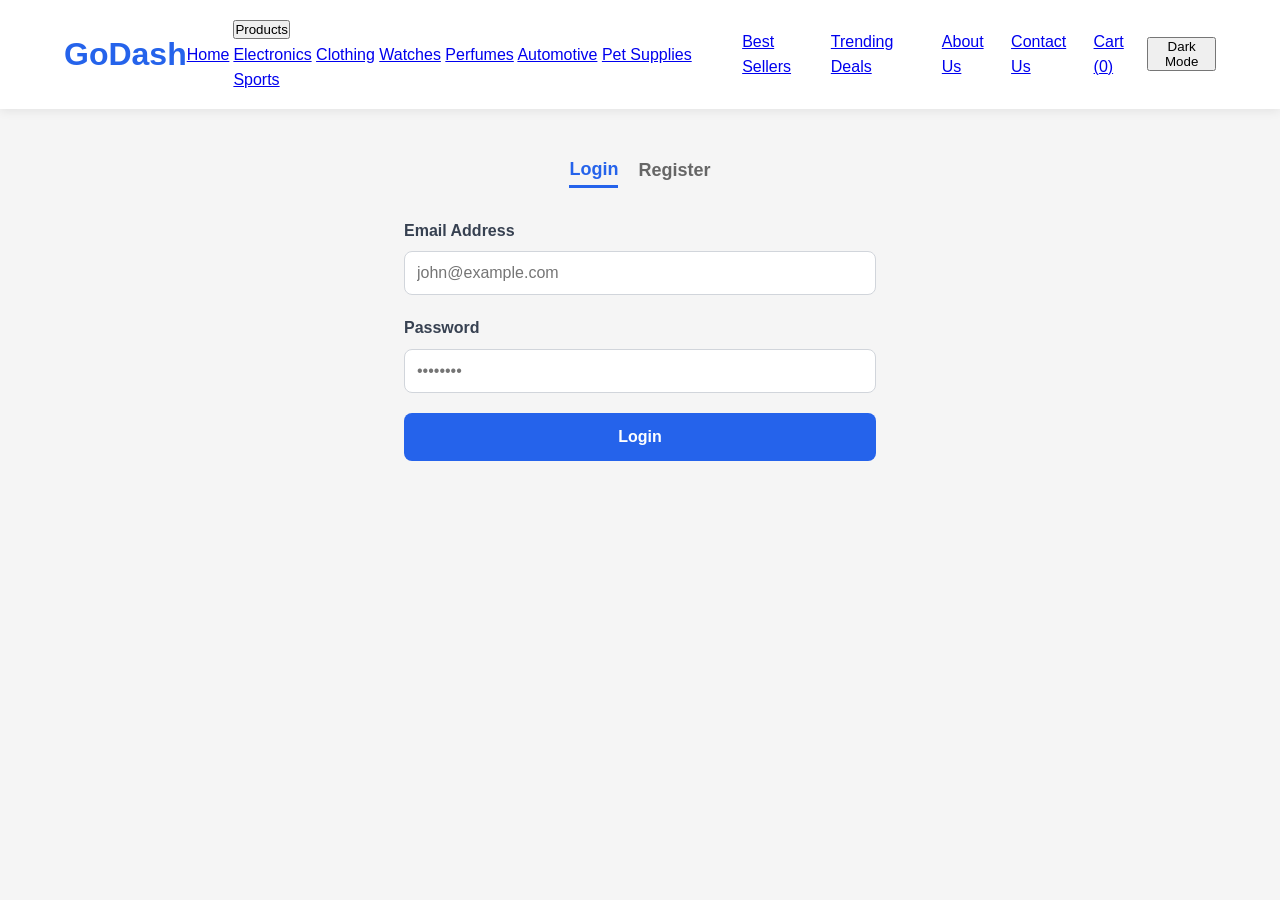
<file: godash/auth.html>
<!DOCTYPE html>
<html lang="en">

<head>
    <meta charset="UTF-8">
    <meta name="viewport" content="width=device-width, initial-scale=1.0">
    <title>Login / Register | GoDash</title>
    <link rel="stylesheet" href="css/style.css">
    <link rel="stylesheet" href="css/responsive.css">
    <link rel="stylesheet" href="css/darkmode.css">
    <link rel="stylesheet" href="css/forms.css">
    <script src="js/app.js" defer></script>
    <script src="js/auth.js" defer></script>
    <script src="js/darkmode.js" defer></script>
    <style>
        .auth-toggle {
            display: flex;
            justify-content: center;
            gap: 20px;
            margin-bottom: 30px;
        }
        .auth-toggle button {
            background: none;
            border: none;
            font-size: 18px;
            font-weight: bold;
            cursor: pointer;
            padding-bottom: 5px;
            color: #666;
        }
        .auth-toggle button.active {
            color: #2563eb;
            border-bottom: 3px solid #2563eb;
        }
        .hidden {
            display: none;
        }
    </style>
</head>

<body>

    <!-- HEADER -->
    <header class="header">
        <div class="logo">
            <a href="index.html" style="text-decoration: none;"><h1>GoDash</h1></a>
        </div>
        <nav class="navbar">
            <a href="index.html">Home</a>
            <div class="dropdown">
                <button class="dropbtn">Products</button>
                <div class="dropdown-content">
                    <a href="products.html?category=smartphones">Electronics</a>
                    <a href="products.html?category=mens-shirts">Clothing</a>
                    <a href="products.html?category=womens-watches">Watches</a>
                    <a href="products.html?category=fragrances">Perfumes</a>
                    <a href="products.html?category=automotive">Automotive</a>
                    <a href="products.html?category=groceries">Pet Supplies</a>
                    <a href="products.html?category=sports-accessories">Sports</a>
                </div>
            </div>
            <a href="bestsellers.html">Best Sellers</a>
            <a href="trendingdeals.html">Trending Deals</a>
            <a href="about.html">About Us</a>
            <a href="about.html#contact">Contact Us</a>
            <a href="cart.html" class="cart-link">
                Cart (<span id="cart-count">0</span>)
            </a>
        </nav>
        <button id="dark-mode-toggle">Dark Mode</button>
    </header>

    <main class="form-container">
        <section class="auth-section">
            <div class="auth-toggle">
                <button id="login-toggle" class="active">Login</button>
                <button id="register-toggle">Register</button>
            </div>

            <!-- LOGIN FORM -->
            <form id="login-form">
                <div class="form-group">
                    <label for="login-email">Email Address</label>
                    <input type="email" id="login-email" required placeholder="john@example.com">
                </div>
                <div class="form-group">
                    <label for="login-password">Password</label>
                    <input type="password" id="login-password" required placeholder="••••••••">
                </div>
                <button type="submit" class="submit-btn">Login</button>
            </form>

            <!-- REGISTER FORM -->
            <form id="register-form" class="hidden">
                <div class="form-group">
                    <label for="reg-username">Username</label>
                    <input type="text" id="reg-username" required placeholder="johndoe">
                </div>
                <div class="form-group">
                    <label for="reg-email">Email Address</label>
                    <input type="email" id="reg-email" required placeholder="john@example.com">
                </div>
                <div class="form-group">
                    <label for="reg-password">Password</label>
                    <input type="password" id="reg-password" required placeholder="••••••••">
                </div>
                <button type="submit" class="submit-btn">Register</button>
            </form>

            <div id="auth-message" class="hidden"></div>
        </section>
    </main>

</body>

</html>
</file>
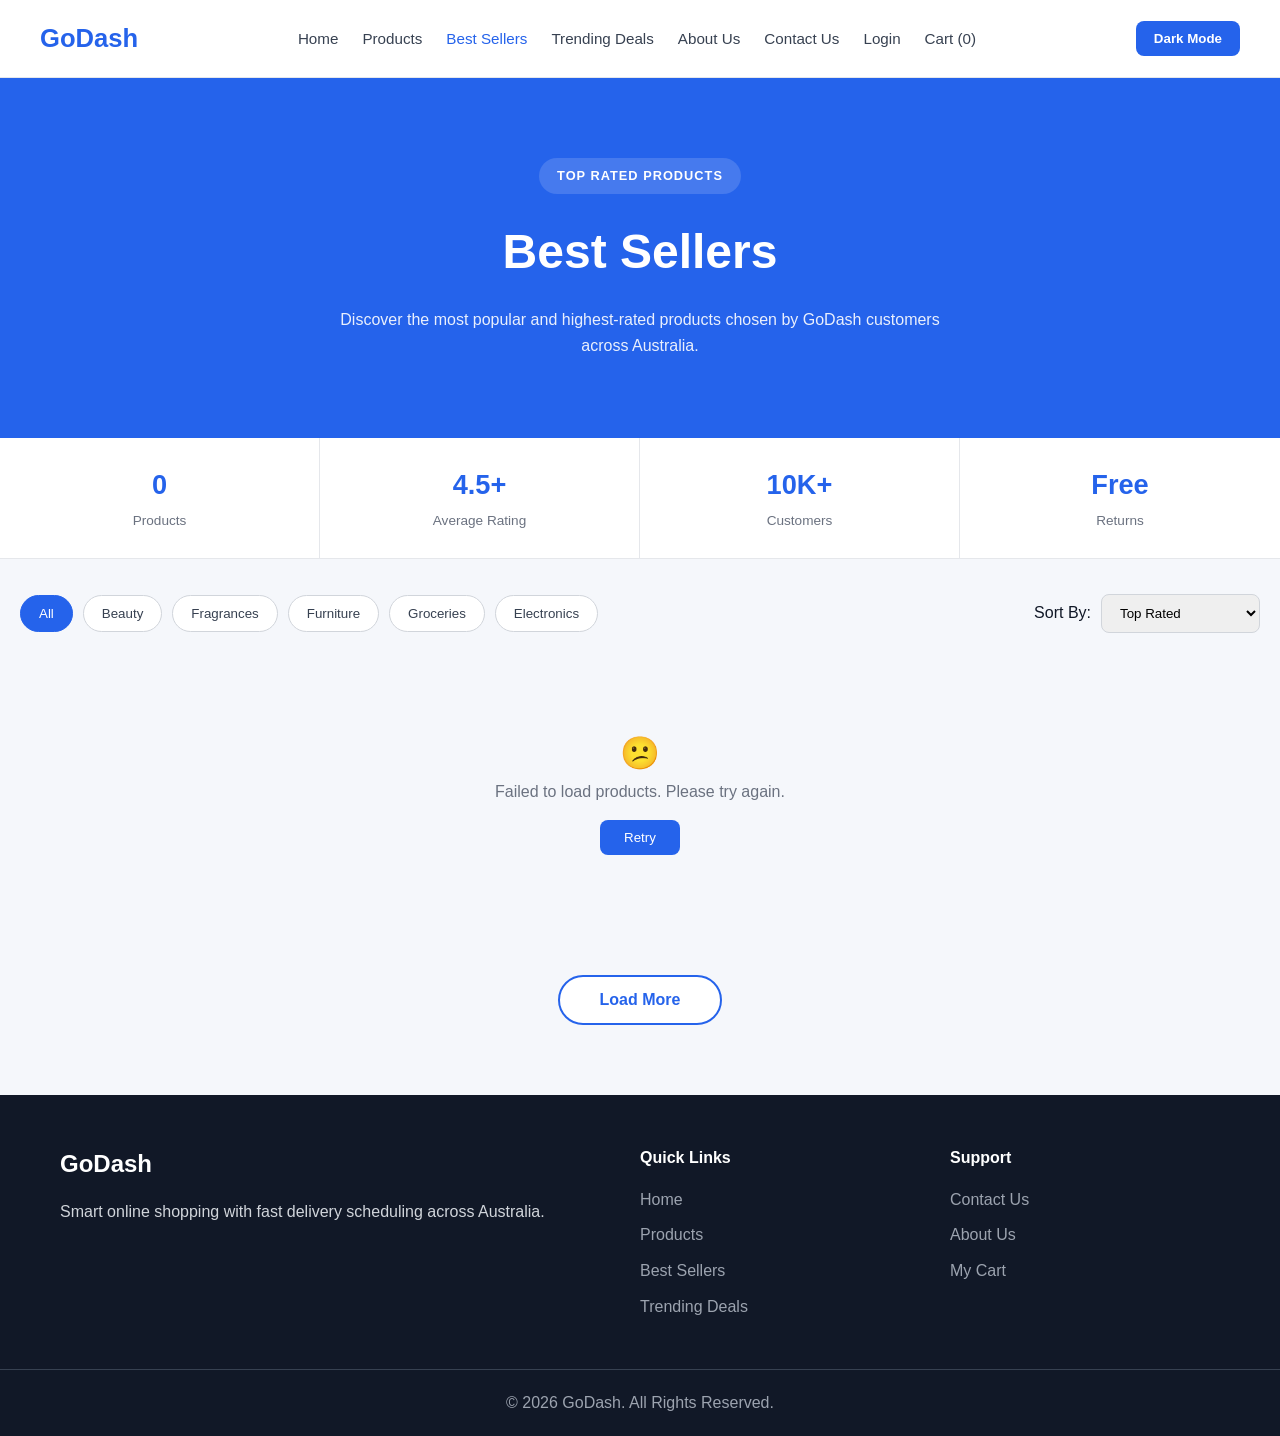
<file: godash/bestsellers.html>
<!DOCTYPE html>
<html lang="en">
<head>
  <meta charset="UTF-8" />
  <meta name="viewport" content="width=device-width, initial-scale=1.0" />

  <title>Best Sellers | GoDash</title>

  <!-- Main Global Styles -->
  <link rel="stylesheet" href="css/style.css" />

  <!-- Page Styles -->
  <link rel="stylesheet" href="css/bestsellers.css" />
</head>

<body>

  <!-- =========================
       NAVBAR
  ========================== -->
  <nav class="navbar">

    <div class="nav-logo">
      <a href="index.html">GoDash</a>
    </div>

    <ul class="nav-links">
      <li><a href="index.html">Home</a></li>
      <li><a href="products.html">Products</a></li>
      <li><a href="bestsellers.html" class="active">Best Sellers</a></li>
      <li><a href="trendingdeals.html">Trending Deals</a></li>
      <li><a href="about.html">About Us</a></li>
      <li><a href="contact.html">Contact Us</a></li>
      <li><a href="auth.html">Login</a></li>
      <li>
        <a href="cart.html">
          Cart (<span id="cart-count">0</span>)
        </a>
      </li>
    </ul>

    <button class="dark-mode-toggle" id="darkModeBtn">
      Dark Mode
    </button>

  </nav>

  <!-- =========================
       HERO
  ========================== -->
  <section class="bs-hero">

    <div class="bs-hero-content">

      <div class="bs-badge">
        Top Rated Products
      </div>

      <h1>Best Sellers</h1>

      <p>
        Discover the most popular and highest-rated products
        chosen by GoDash customers across Australia.
      </p>

    </div>

  </section>

  <!-- =========================
       STATS
  ========================== -->
  <section class="bs-stats-bar">

    <div class="bs-stat">
      <span class="bs-stat-num" id="total-products">0</span>
      <span class="bs-stat-label">Products</span>
    </div>

    <div class="bs-stat">
      <span class="bs-stat-num">4.5+</span>
      <span class="bs-stat-label">Average Rating</span>
    </div>

    <div class="bs-stat">
      <span class="bs-stat-num">10K+</span>
      <span class="bs-stat-label">Customers</span>
    </div>

    <div class="bs-stat">
      <span class="bs-stat-num">Free</span>
      <span class="bs-stat-label">Returns</span>
    </div>

  </section>

  <!-- =========================
       FILTERS
  ========================== -->
  <section class="bs-controls">

    <div class="bs-filters">

      <button class="filter-btn active" data-category="all">
        All
      </button>

      <button class="filter-btn" data-category="beauty">
        Beauty
      </button>

      <button class="filter-btn" data-category="fragrances">
        Fragrances
      </button>

      <button class="filter-btn" data-category="furniture">
        Furniture
      </button>

      <button class="filter-btn" data-category="groceries">
        Groceries
      </button>

      <button class="filter-btn" data-category="electronics">
        Electronics
      </button>

    </div>

    <div class="bs-sort">

      <label for="sort-select">Sort By:</label>

      <select id="sort-select">
        <option value="rating">Top Rated</option>
        <option value="price-low">Price: Low to High</option>
        <option value="price-high">Price: High to Low</option>
        <option value="discount">Biggest Discount</option>
      </select>

    </div>

  </section>

  <!-- =========================
       LOADING
  ========================== -->
  <div class="bs-loading" id="bs-loading">

    <div class="bs-spinner"></div>

    <p>Loading products...</p>

  </div>

  <!-- =========================
       PRODUCT GRID
  ========================== -->
  <section class="bs-grid-section">

    <div class="bs-grid" id="bs-grid"></div>

  </section>

  <!-- =========================
       LOAD MORE
  ========================== -->
  <div class="bs-load-more-wrap">

    <button class="bs-load-more" id="load-more-btn">
      Load More
    </button>

  </div>

  <!-- =========================
       FOOTER
  ========================== -->
  <footer class="site-footer">

    <div class="footer-inner">

      <div class="footer-brand">

        <h2 class="footer-logo">GoDash</h2>

        <p>
          Smart online shopping with fast delivery
          scheduling across Australia.
        </p>

      </div>

      <div class="footer-links">

        <h4>Quick Links</h4>

        <ul>
          <li><a href="index.html">Home</a></li>
          <li><a href="products.html">Products</a></li>
          <li><a href="bestsellers.html">Best Sellers</a></li>
          <li><a href="trending.html">Trending Deals</a></li>
        </ul>

      </div>

      <div class="footer-links">

        <h4>Support</h4>

        <ul>
          <li><a href="contact.html">Contact Us</a></li>
          <li><a href="about.html">About Us</a></li>
          <li><a href="cart.html">My Cart</a></li>
        </ul>

      </div>

    </div>

    <div class="footer-bottom">

      <p>
        © 2026 GoDash. All Rights Reserved.
      </p>

    </div>

  </footer>

  <!-- Scripts -->
  <script src="js/darkmode.js"></script>
  <script src="js/cart.js"></script>
  <script src="js/bestsellers.js"></script>

</body>
</html>
</file>
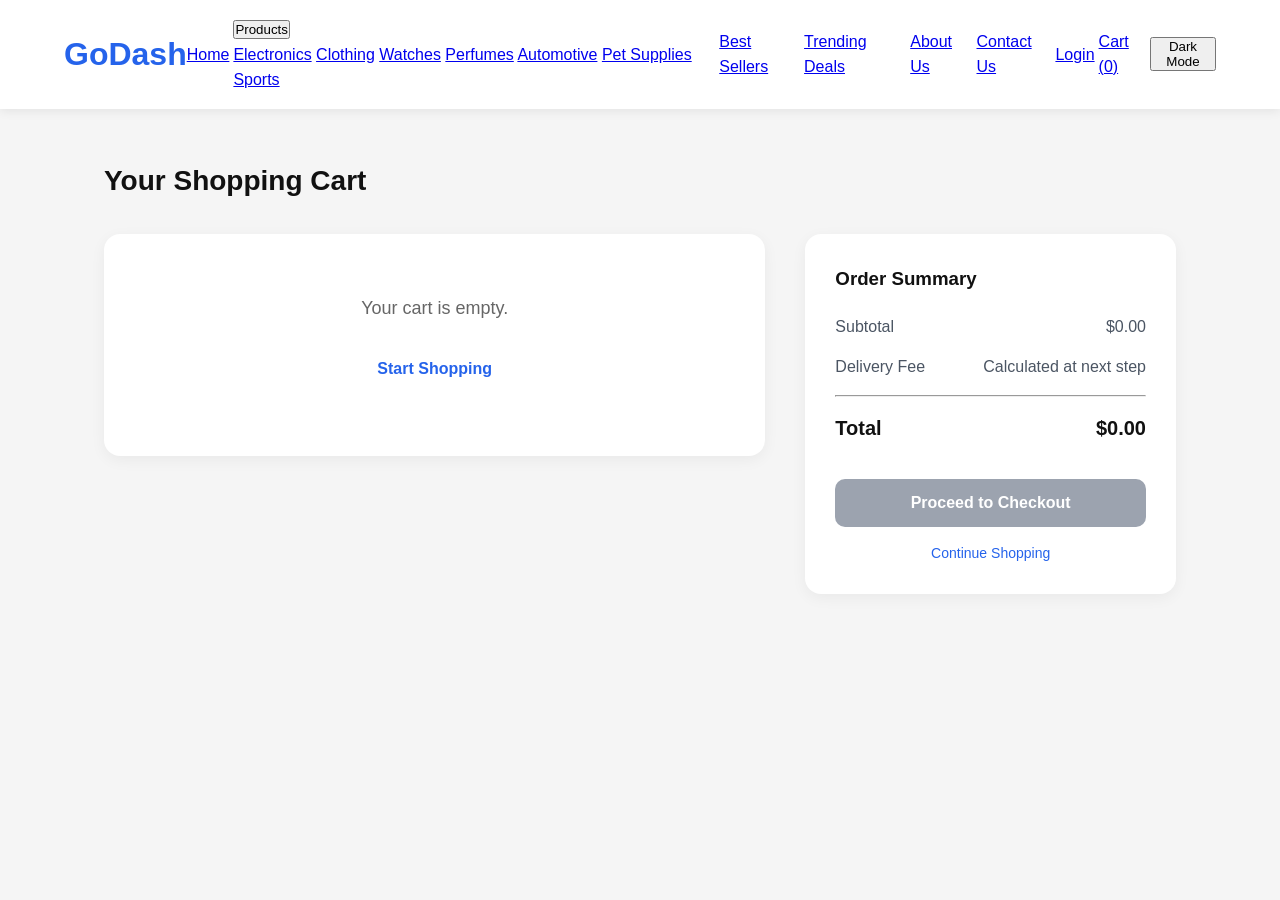
<file: godash/cart.html>
<!DOCTYPE html>
<html lang="en">

<head>
    <meta charset="UTF-8">
    <meta name="viewport" content="width=device-width, initial-scale=1.0">
    <title>Your Cart | GoDash</title>
    <link rel="stylesheet" href="css/style.css">
    <link rel="stylesheet" href="css/responsive.css">
    <link rel="stylesheet" href="css/darkmode.css">
    <link rel="stylesheet" href="css/cart.css">
    <script src="js/app.js" defer></script>
    <script src="js/cart.js" defer></script>
    <script src="js/darkmode.js" defer></script>
</head>

<body>

    <!-- HEADER -->
    <header class="header">
        <div class="logo">
            <a href="index.html" style="text-decoration: none;"><h1>GoDash</h1></a>
        </div>
        <nav class="navbar">
            <a href="index.html">Home</a>
            <div class="dropdown">
                <button class="dropbtn">Products</button>
                <div class="dropdown-content">
                    <a href="products.html?category=smartphones">Electronics</a>
                    <a href="products.html?category=mens-shirts">Clothing</a>
                    <a href="products.html?category=womens-watches">Watches</a>
                    <a href="products.html?category=fragrances">Perfumes</a>
                    <a href="products.html?category=automotive">Automotive</a>
                    <a href="products.html?category=groceries">Pet Supplies</a>
                    <a href="products.html?category=sports-accessories">Sports</a>
                </div>
            </div>
            <a href="bestsellers.html">Best Sellers</a>
            <a href="trendingdeals.html">Trending Deals</a>
            <a href="about.html">About Us</a>
            <a href="about.html#contact">Contact Us</a>
            <a id="auth-nav-link" href="auth.html">Login</a>

            <a href="cart.html" class="cart-link active">
                Cart (<span id="cart-count">0</span>)
            </a>
        </nav>
        <button id="dark-mode-toggle">Dark Mode</button>
    </header>

    <main class="cart-container">
        <h2>Your Shopping Cart</h2>

        <div class="cart-content">
            <!-- CART ITEMS -->
            <div id="cart-items" class="cart-items-list">
                <!-- Items will be loaded dynamically -->
                <p>Loading your cart...</p>
            </div>

            <!-- CART SUMMARY -->
            <div class="cart-summary">
                <h3>Order Summary</h3>
                <div class="summary-item">
                    <span>Subtotal</span>
                    <span id="cart-subtotal">$0.00</span>
                </div>
                <div class="summary-item">
                    <span>Delivery Fee</span>
                    <span>Calculated at next step</span>
                </div>
                <hr>
                <div class="summary-item total">
                    <span>Total</span>
                    <span id="cart-total">$0.00</span>
                </div>
                <button id="checkout-btn" class="checkout-btn" disabled>Proceed to Checkout</button>
                <a href="products.html" class="continue-shopping">Continue Shopping</a>
            </div>
        </div>
    </main>

</body>

</html>
</file>
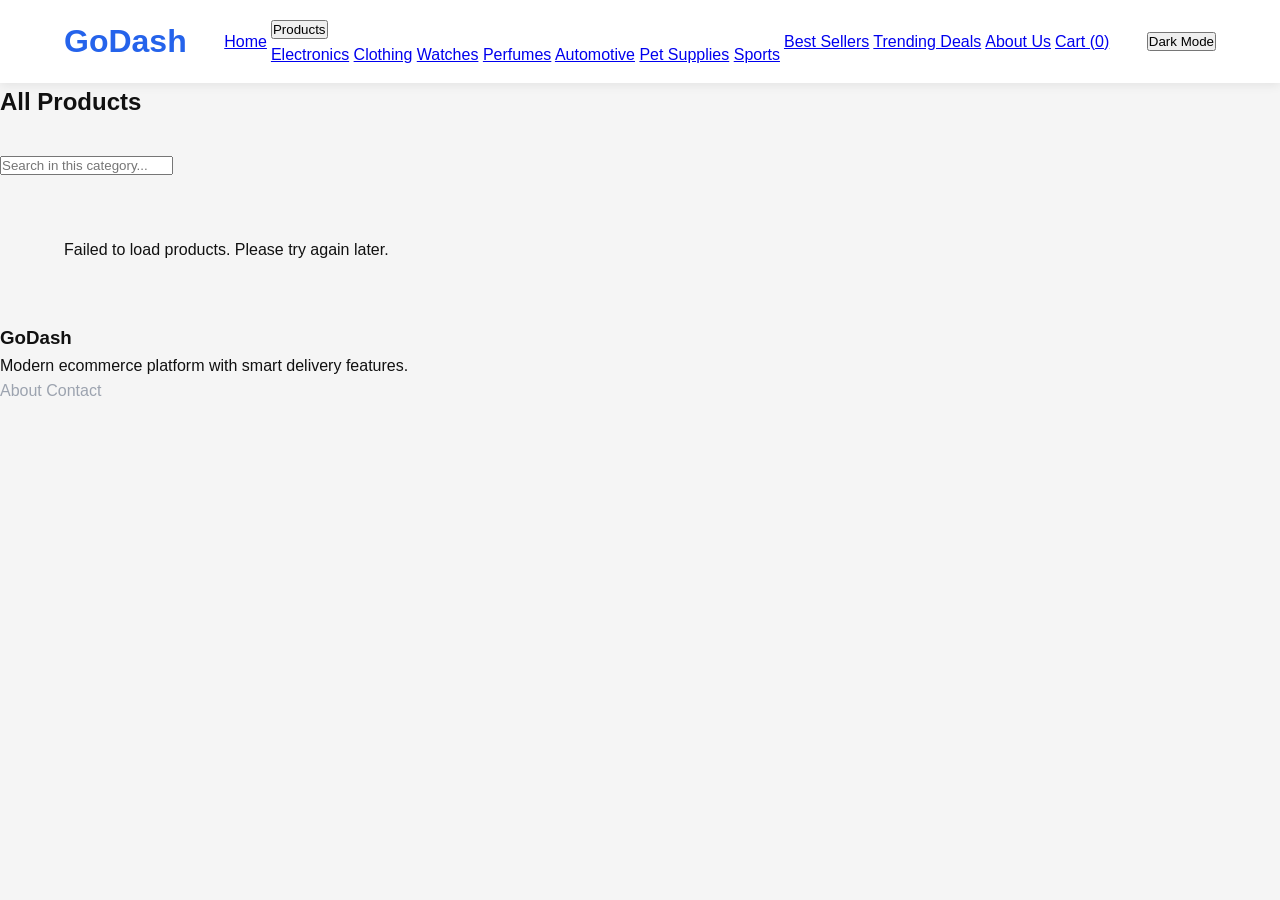
<file: godash/checkout.html>
<!DOCTYPE html>
<html lang="en">

<head>
    <meta charset="UTF-8">
    <meta name="viewport" content="width=device-width, initial-scale=1.0">
    <title>Checkout | GoDash</title>
    <link rel="stylesheet" href="css/style.css">
    <link rel="stylesheet" href="css/responsive.css">
    <link rel="stylesheet" href="css/darkmode.css">
    <link rel="stylesheet" href="css/forms.css">
    <script src="js/app.js" defer></script>
    <script src="js/checkout.js" defer></script>
    <script src="js/darkmode.js" defer></script>
    <style>
        .checkout-grid {
            display: grid;
            grid-template-columns: 1fr 1fr;
            gap: 50px;
            padding: 50px 5%;
            max-width: 1200px;
            margin: 0 auto;
        }

        @media (max-width: 768px) {
            .checkout-grid {
                grid-template-columns: 1fr;
            }
        }

        .order-summary-box {
            background: white;
            padding: 30px;
            border-radius: 16px;
            box-shadow: 0 4px 15px rgba(0,0,0,0.05);
            height: fit-content;
        }

        .dark-mode .order-summary-box {
            background: #1f2937;
        }

        .summary-title {
            margin-bottom: 20px;
            border-bottom: 1px solid #eee;
            padding-bottom: 10px;
        }

        .item-row {
            display: flex;
            justify-content: space-between;
            margin-bottom: 10px;
            font-size: 14px;
        }

        .total-row {
            border-top: 2px solid #2563eb;
            margin-top: 20px;
            padding-top: 10px;
            display: flex;
            justify-content: space-between;
            font-weight: bold;
            font-size: 18px;
        }
    </style>
</head>

<body>

    <!-- HEADER -->
    <header class="header">
        <div class="logo">
            <a href="index.html" style="text-decoration: none;"><h1>GoDash</h1></a>
        </div>
        <nav class="navbar">
            <a href="index.html">Home</a>
            <div class="dropdown">
                <button class="dropbtn">Products</button>
                <div class="dropdown-content">
                    <a href="products.html?category=smartphones">Electronics</a>
                    <a href="products.html?category=mens-shirts">Clothing</a>
                    <a href="products.html?category=womens-watches">Watches</a>
                    <a href="products.html?category=fragrances">Perfumes</a>
                    <a href="products.html?category=automotive">Automotive</a>
                    <a href="products.html?category=groceries">Pet Supplies</a>
                    <a href="products.html?category=sports-accessories">Sports</a>
                </div>
            </div>
            <a href="bestsellers.html">Best Sellers</a>
            <a href="trendingdeals.html">Trending Deals</a>
            <a href="about.html">About Us</a>
            <a href="about.html#contact">Contact Us</a>
            <a id="auth-nav-link" href="auth.html">Login</a>
            <a href="cart.html" class="cart-link">Cart (<span id="cart-count">0</span>)</a>
        </nav>
        <button id="dark-mode-toggle">Dark Mode</button>
    </header>

    <main>
        <div class="checkout-grid">
            
            <!-- CHECKOUT FORM -->
            <section class="checkout-form-section">
                <h2>Shipping & Payment</h2>
                <p style="margin-bottom: 30px; color: #666;">Please enter your details to finalize your order.</p>

                <form id="checkout-form">
                    <h3>Shipping Information</h3>
                    <div class="form-group">
                        <label for="full-name">Full Name</label>
                        <input type="text" id="full-name" required placeholder="John Doe">
                    </div>
                    <div class="form-group">
                        <label for="email">Email Address</label>
                        <input type="email" id="email" required placeholder="john@example.com">
                    </div>
                    <div class="form-group">
                        <label for="address">Full Address</label>
                        <input type="text" id="address" required placeholder="123 Sydney St, NSW 2000">
                    </div>

                    <h3 style="margin-top: 30px;">Payment Information</h3>
                    <div class="form-group">
                        <label for="card-number">Card Number</label>
                        <input type="text" id="card-number" required placeholder="1234 5678 9101 1121" maxlength="19">
                    </div>
                    <div style="display: flex; gap: 20px;">
                        <div class="form-group" style="flex: 1;">
                            <label for="expiry">Expiry Date</label>
                            <input type="text" id="expiry" required placeholder="MM/YY" maxlength="5">
                        </div>
                        <div class="form-group" style="flex: 1;">
                            <label for="cvv">CVV</label>
                            <input type="text" id="cvv" required placeholder="123" maxlength="3">
                        </div>
                    </div>

                    <button type="submit" class="submit-btn">Continue to Delivery Scheduling</button>
                </form>
                <div id="checkout-message" class="hidden"></div>
            </section>

            <!-- ORDER SUMMARY -->
            <section class="order-summary-box">
                <h3 class="summary-title">Your Order</h3>
                <div id="summary-items-list">
                    <!-- Items will be loaded dynamically -->
                </div>
                <div class="total-row">
                    <span>Total Amount</span>
                    <span id="summary-total">$0.00</span>
                </div>
            </section>

        </div>
    </main>

    <!-- FOOTER -->
    <footer class="footer">
        <div class="footer-content">
            <div>
                <h3>GoDash</h3>
                <p>Modern ecommerce platform with smart delivery features.</p>
            </div>
            <div class="footer-links">
                <a href="about.html">About</a>
                <a href="contact.html">Contact</a>
                <a href="refund.html">Refund</a>
                <a href="feedback.html">Feedback</a>
                <a href="faq.html">FAQ</a>
            </div>
        </div>
    </footer>

</body>

</html>
</file>
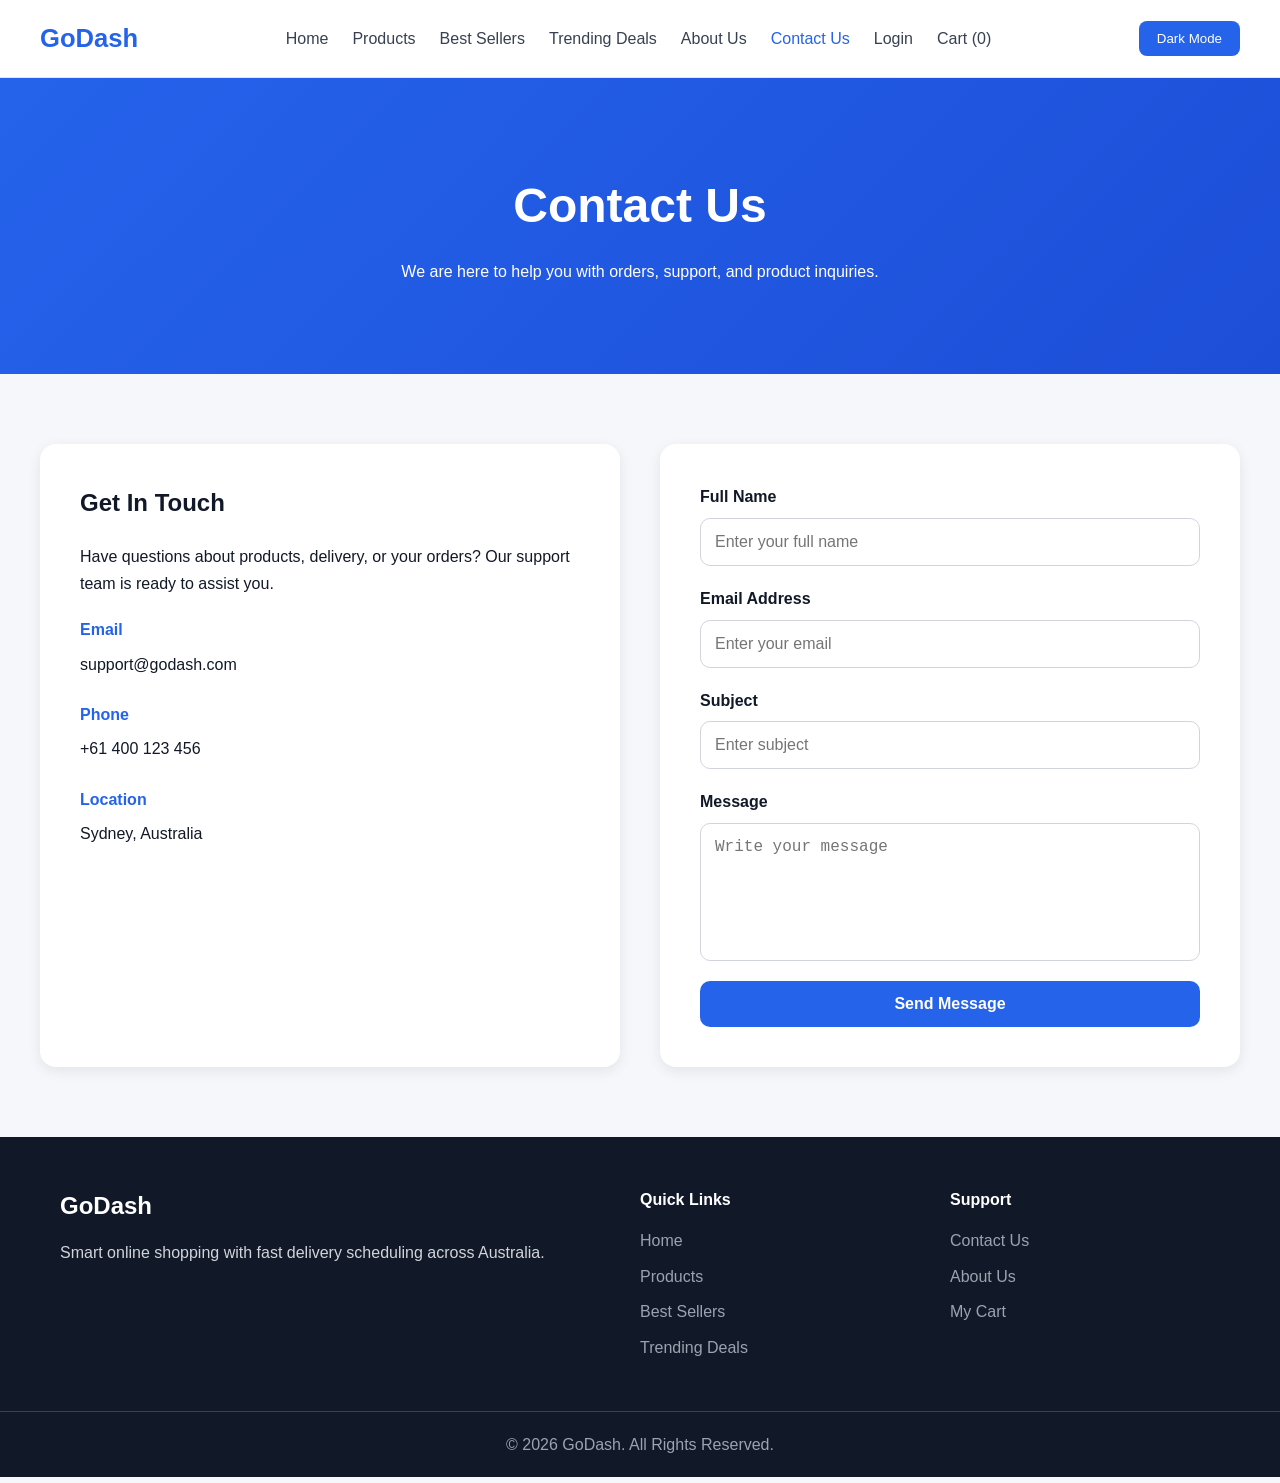
<file: godash/contact.html>
<!DOCTYPE html>
<html lang="en">
  
<head>

  <meta charset="UTF-8">

  <meta
    name="viewport"
    content="width=device-width, initial-scale=1.0"
  >

  <title>
    Contact Us | GoDash
  </title>

  <link rel="stylesheet" href="css/style.css">
  <link rel="stylesheet" href="css/contact.css"

  

</head>

<body>

  <!-- =========================
       NAVBAR
  ========================== -->

  <nav class="contact-navbar">

    <div class="contact-logo">

      <a href="index.html">
        GoDash
      </a>

    </div>

    <ul class="contact-nav-links">

      <li>
        <a href="index.html">
          Home
        </a>
      </li>

      <li>
        <a href="products.html">
          Products
        </a>
      </li>

      <li>
        <a href="bestsellers.html">
          Best Sellers
        </a>
      </li>

      <li>
        <a href="trending.html">
          Trending Deals
        </a>
      </li>

      <li>
        <a href="about.html">
          About Us
        </a>
      </li>

      <li>
        <a
          href="contact.html"
          class="contact-active-link"
        >
          Contact Us
        </a>
      </li>

      <a href="auth.html" class="nav-btn-outline">
                Login
            </a>

            <a
                href="cart.html"
                class="nav-btn-solid"
            >
                Cart (<span id="cart-count">0</span>)
            </a>

    </ul>

    <button
      class="contact-darkmode-btn"
      id="contact-darkmode-btn"
    >
      Dark Mode
    </button>

  </nav>

  <!-- =========================
       HERO SECTION
  ========================== -->

  <section class="contact-hero">

    <div class="contact-hero-content">

      <h1>
        Contact Us
      </h1>

      <p>

        We are here to help you with
        orders, support, and product inquiries.

      </p>

    </div>

  </section>

  <!-- =========================
       CONTACT SECTION
  ========================== -->

  <section class="contact-section">

    <div class="contact-container">

      <!-- LEFT INFO -->

      <div class="contact-info">

        <h2>
          Get In Touch
        </h2>

        <p>

          Have questions about products,
          delivery, or your orders?
          Our support team is ready to assist you.

        </p>

        <div class="contact-info-box">

          <h4>
            Email
          </h4>

          <p>
            support@godash.com
          </p>

        </div>

        <div class="contact-info-box">

          <h4>
            Phone
          </h4>

          <p>
            +61 400 123 456
          </p>

        </div>

        <div class="contact-info-box">

          <h4>
            Location
          </h4>

          <p>
            Sydney, Australia
          </p>

        </div>

      </div>

      <!-- RIGHT FORM -->

      <div class="contact-form-wrapper">

        <form
          class="contact-form"
          id="contact-form"
        >

          <div class="contact-input-group">

            <label for="fullname">
              Full Name
            </label>

            <input
              type="text"
              id="fullname"
              placeholder="Enter your full name"
              required
            >

          </div>

          <div class="contact-input-group">

            <label for="email">
              Email Address
            </label>

            <input
              type="email"
              id="email"
              placeholder="Enter your email"
              required
            >

          </div>

          <div class="contact-input-group">

            <label for="subject">
              Subject
            </label>

            <input
              type="text"
              id="subject"
              placeholder="Enter subject"
              required
            >

          </div>

          <div class="contact-input-group">

            <label for="message">
              Message
            </label>

            <textarea
              id="message"
              rows="6"
              placeholder="Write your message"
              required
            ></textarea>

          </div>

          <button
            type="submit"
            class="contact-submit-btn"
          >
            Send Message
          </button>

        </form>

      </div>

    </div>

  </section>

  <!-- =========================
       FOOTER
  ========================== -->
  <footer class="site-footer">

    <div class="footer-inner">

      <div class="footer-brand">

        <h2 class="footer-logo">GoDash</h2>

        <p>
          Smart online shopping with fast delivery
          scheduling across Australia.
        </p>

      </div>

      <div class="footer-links">

        <h4>Quick Links</h4>

        <ul>
          <li><a href="index.html">Home</a></li>
          <li><a href="products.html">Products</a></li>
          <li><a href="bestsellers.html">Best Sellers</a></li>
          <li><a href="trending.html">Trending Deals</a></li>
        </ul>

      </div>

      <div class="footer-links">

        <h4>Support</h4>

        <ul>
          <li><a href="contact.html">Contact Us</a></li>
          <li><a href="about.html">About Us</a></li>
          <li><a href="cart.html">My Cart</a></li>
        </ul>

      </div>

    </div>

    <div class="footer-bottom">

      <p>
        © 2026 GoDash. All Rights Reserved.
      </p>

    </div>

  </footer>

  <script src="js/contact.js"></script>

</body>
</html>
</file>
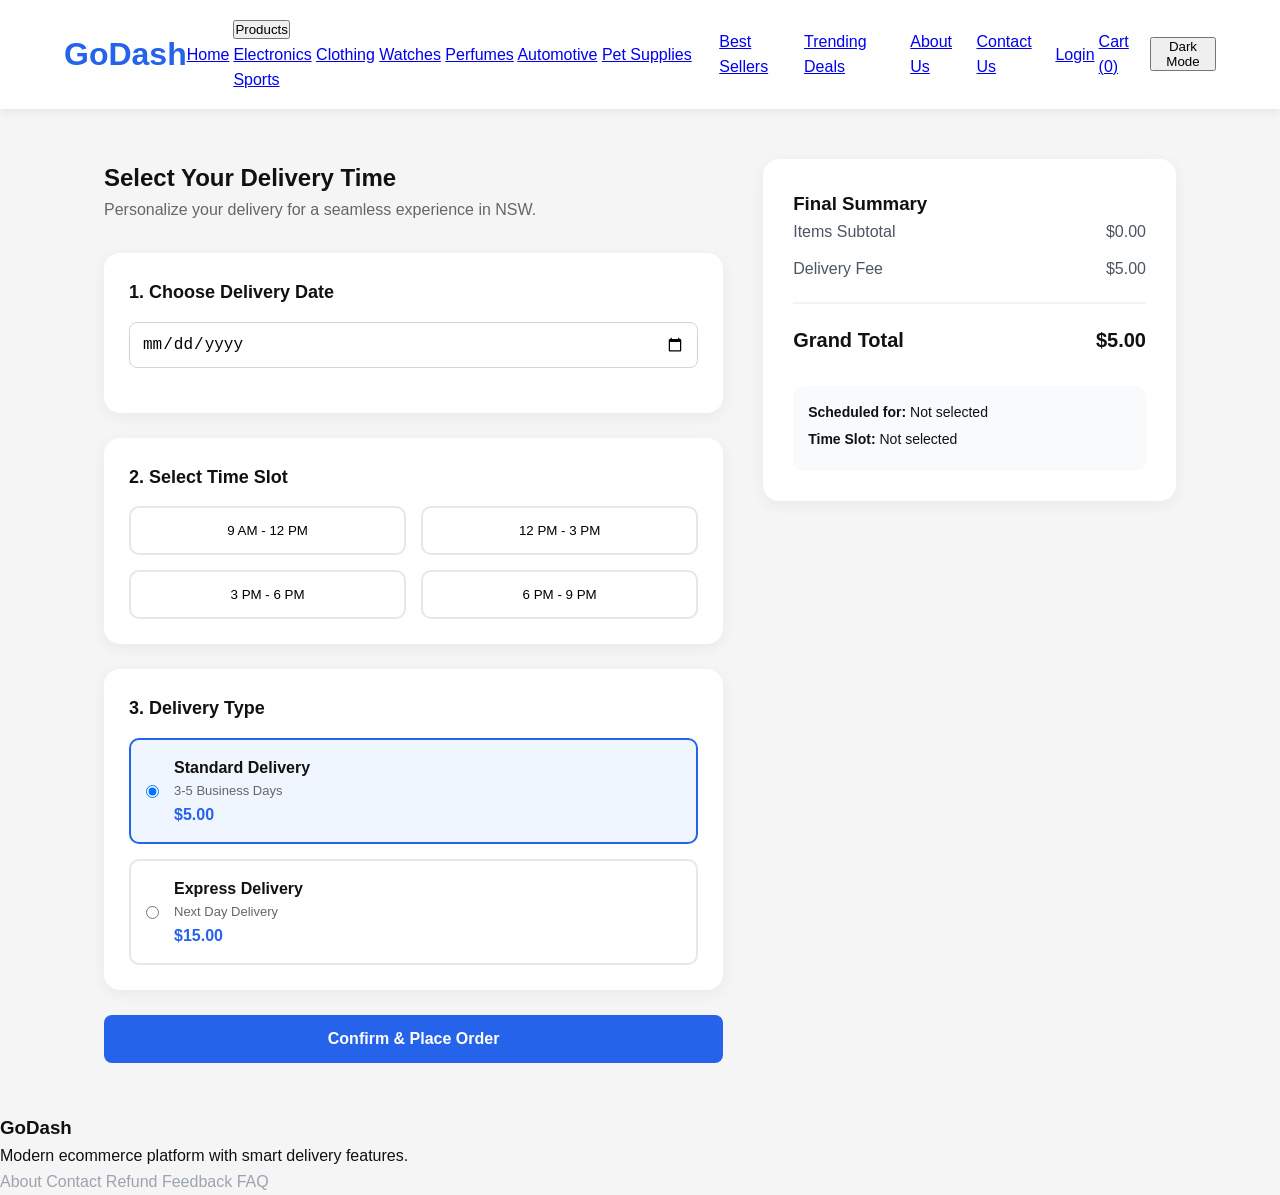
<file: godash/delivery.html>
<!DOCTYPE html>
<html lang="en">

<head>
    <meta charset="UTF-8">
    <meta name="viewport" content="width=device-width, initial-scale=1.0">
    <title>Schedule Delivery | GoDash</title>
    <link rel="stylesheet" href="css/style.css">
    <link rel="stylesheet" href="css/responsive.css">
    <link rel="stylesheet" href="css/darkmode.css">
    <link rel="stylesheet" href="css/forms.css">
    <link rel="stylesheet" href="css/delivery.css">
    <script src="js/app.js" defer></script>
    <script src="js/delivery.js" defer></script>
    <script src="js/darkmode.js" defer></script>
</head>

<body>

    <!-- HEADER -->
    <header class="header">
        <div class="logo">
            <a href="index.html" style="text-decoration: none;"><h1>GoDash</h1></a>
        </div>
        <nav class="navbar">
            <a href="index.html">Home</a>
            <div class="dropdown">
                <button class="dropbtn">Products</button>
                <div class="dropdown-content">
                    <a href="products.html?category=smartphones">Electronics</a>
                    <a href="products.html?category=mens-shirts">Clothing</a>
                    <a href="products.html?category=womens-watches">Watches</a>
                    <a href="products.html?category=fragrances">Perfumes</a>
                    <a href="products.html?category=automotive">Automotive</a>
                    <a href="products.html?category=groceries">Pet Supplies</a>
                    <a href="products.html?category=sports-accessories">Sports</a>
                </div>
            </div>
            <a href="bestsellers.html">Best Sellers</a>
            <a href="trendingdeals.html">Trending Deals</a>
            <a href="about.html">About Us</a>
            <a href="about.html#contact">Contact Us</a>
            <a id="auth-nav-link" href="auth.html">Login</a>
            <a href="cart.html" class="cart-link">Cart (<span id="cart-count">0</span>)</a>
        </nav>
        <button id="dark-mode-toggle">Dark Mode</button>
    </header>

    <main class="delivery-container">
        <div class="delivery-grid">
            
            <!-- SCHEDULING SECTION -->
            <section class="scheduling-section">
                <h2>Select Your Delivery Time</h2>
                <p class="subtitle">Personalize your delivery for a seamless experience in NSW.</p>

                <div class="delivery-card">
                    <h3>1. Choose Delivery Date</h3>
                    <div class="form-group">
                        <input type="date" id="delivery-date" required>
                    </div>
                </div>

                <div class="delivery-card">
                    <h3>2. Select Time Slot</h3>
                    <div class="time-slots" id="time-slots-container">
                        <button class="slot-btn" data-time="9 AM - 12 PM">9 AM - 12 PM</button>
                        <button class="slot-btn" data-time="12 PM - 3 PM">12 PM - 3 PM</button>
                        <button class="slot-btn" data-time="3 PM - 6 PM">3 PM - 6 PM</button>
                        <button class="slot-btn" data-time="6 PM - 9 PM">6 PM - 9 PM</button>
                    </div>
                </div>

                <div class="delivery-card">
                    <h3>3. Delivery Type</h3>
                    <div class="delivery-types">
                        <label class="type-option">
                            <input type="radio" name="delivery-type" value="standard" checked data-cost="5">
                            <div class="type-content">
                                <span class="type-name">Standard Delivery</span>
                                <span class="type-desc">3-5 Business Days</span>
                                <span class="type-price">$5.00</span>
                            </div>
                        </label>
                        <label class="type-option">
                            <input type="radio" name="delivery-type" value="express" data-cost="15">
                            <div class="type-content">
                                <span class="type-name">Express Delivery</span>
                                <span class="type-desc">Next Day Delivery</span>
                                <span class="type-price">$15.00</span>
                            </div>
                        </label>
                    </div>
                </div>

                <button id="confirm-delivery-btn" class="submit-btn" disabled>Confirm & Place Order</button>
            </section>

            <!-- LIVE ORDER SUMMARY -->
            <section class="order-summary-box">
                <h3 class="summary-title">Final Summary</h3>
                <div class="summary-details">
                    <div class="summary-item">
                        <span>Items Subtotal</span>
                        <span id="summary-subtotal">$0.00</span>
                    </div>
                    <div class="summary-item">
                        <span>Delivery Fee</span>
                        <span id="summary-delivery-fee">$5.00</span>
                    </div>
                    <div class="total-row">
                        <span>Grand Total</span>
                        <span id="summary-grand-total">$0.00</span>
                    </div>
                </div>

                <div class="selection-preview">
                    <p><strong>Scheduled for:</strong> <span id="preview-date">Not selected</span></p>
                    <p><strong>Time Slot:</strong> <span id="preview-time">Not selected</span></p>
                </div>
            </section>

        </div>
    </main>

    <!-- FOOTER -->
    <footer class="footer">
        <div class="footer-content">
            <div>
                <h3>GoDash</h3>
                <p>Modern ecommerce platform with smart delivery features.</p>
            </div>
            <div class="footer-links">
                <a href="about.html">About</a>
                <a href="contact.html">Contact</a>
                <a href="refund.html">Refund</a>
                <a href="feedback.html">Feedback</a>
                <a href="faq.html">FAQ</a>
            </div>
        </div>
    </footer>

</body>

</html>
</file>
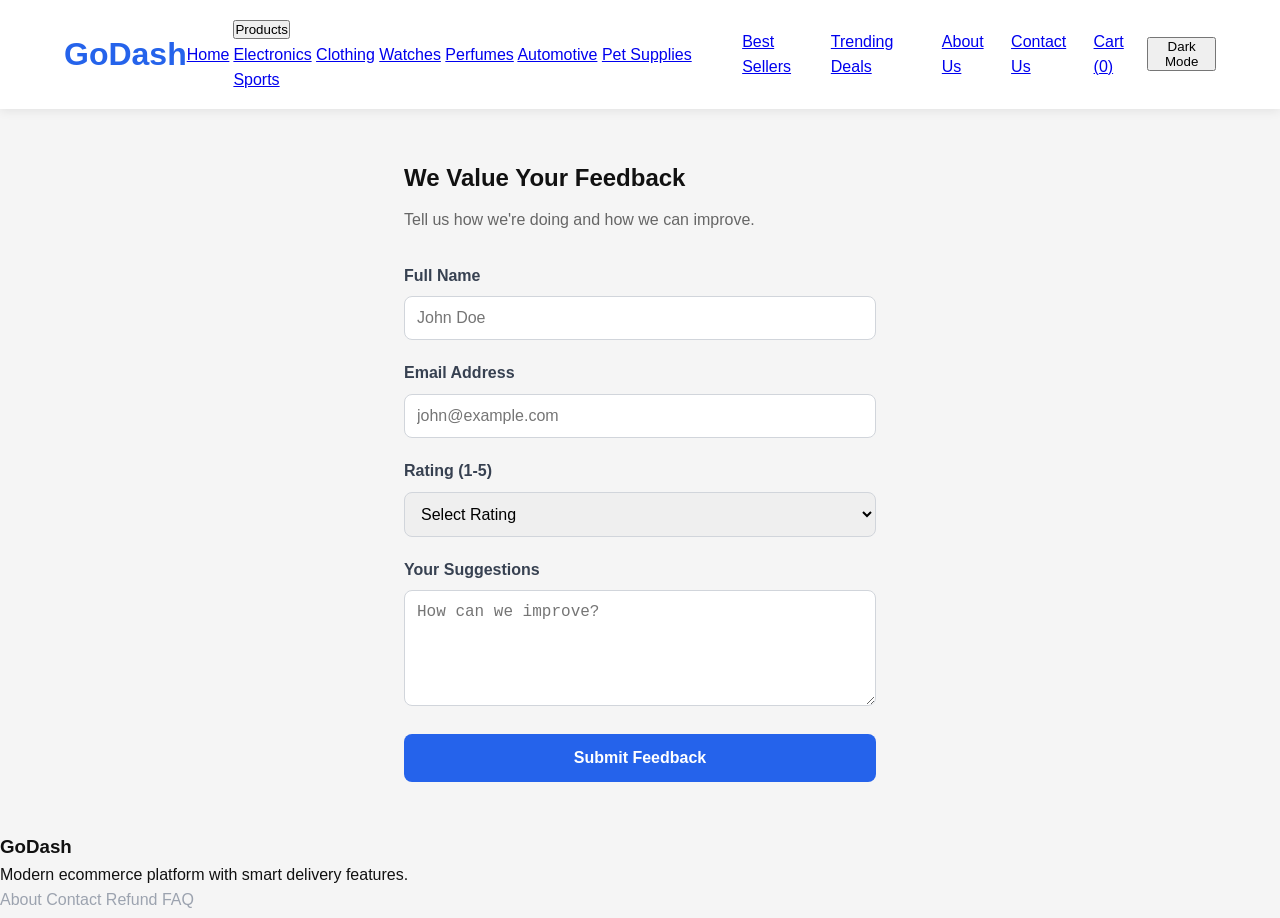
<file: godash/feedback.html>
<!DOCTYPE html>
<html lang="en">

<head>
    <meta charset="UTF-8">
    <meta name="viewport" content="width=device-width, initial-scale=1.0">
    <title>Customer Feedback | GoDash</title>
    <link rel="stylesheet" href="css/style.css">
    <link rel="stylesheet" href="css/responsive.css">
    <link rel="stylesheet" href="css/darkmode.css">
    <link rel="stylesheet" href="css/forms.css">
    <script src="js/app.js" defer></script>
    <script src="js/feedback.js" defer></script>
    <script src="js/darkmode.js" defer></script>
</head>

<body>

    <!-- HEADER -->
    <header class="header">
        <div class="logo">
            <a href="index.html" style="text-decoration: none;"><h1>GoDash</h1></a>
        </div>
        <nav class="navbar">
            <a href="index.html">Home</a>
            <div class="dropdown">
                <button class="dropbtn">Products</button>
                <div class="dropdown-content">
                    <a href="products.html?category=smartphones">Electronics</a>
                    <a href="products.html?category=mens-shirts">Clothing</a>
                    <a href="products.html?category=womens-watches">Watches</a>
                    <a href="products.html?category=fragrances">Perfumes</a>
                    <a href="products.html?category=automotive">Automotive</a>
                    <a href="products.html?category=groceries">Pet Supplies</a>
                    <a href="products.html?category=sports-accessories">Sports</a>
                </div>
            </div>
            <a href="bestsellers.html">Best Sellers</a>
            <a href="trendingdeals.html">Trending Deals</a>
            <a href="about.html">About Us</a>
            <a href="about.html#contact">Contact Us</a>
            <a href="cart.html" class="cart-link">
                Cart (<span id="cart-count">0</span>)
            </a>
        </nav>
        <button id="dark-mode-toggle">Dark Mode</button>
    </header>

    <main class="form-container">
        <section class="feedback-section">
            <h2>We Value Your Feedback</h2>
            <p>Tell us how we're doing and how we can improve.</p>

            <form id="feedback-form">
                <div class="form-group">
                    <label for="name">Full Name</label>
                    <input type="text" id="name" required placeholder="John Doe">
                </div>

                <div class="form-group">
                    <label for="email">Email Address</label>
                    <input type="email" id="email" required placeholder="john@example.com">
                </div>

                <div class="form-group">
                    <label for="rating">Rating (1-5)</label>
                    <select id="rating" required>
                        <option value="">Select Rating</option>
                        <option value="5">5 - Excellent</option>
                        <option value="4">4 - Very Good</option>
                        <option value="3">3 - Good</option>
                        <option value="2">2 - Fair</option>
                        <option value="1">1 - Poor</option>
                    </select>
                </div>

                <div class="form-group">
                    <label for="suggestions">Your Suggestions</label>
                    <textarea id="suggestions" rows="5" required placeholder="How can we improve?"></textarea>
                </div>

                <button type="submit" class="submit-btn">Submit Feedback</button>
            </form>

            <div id="response-message" class="hidden"></div>
        </section>
    </main>

    <!-- FOOTER -->
    <footer class="footer">
        <div class="footer-content">
            <div>
                <h3>GoDash</h3>
                <p>Modern ecommerce platform with smart delivery features.</p>
            </div>
            <div class="footer-links">
                <a href="about.html">About</a>
                <a href="contact.html">Contact</a>
                <a href="refund.html">Refund</a>
                <a href="faq.html">FAQ</a>
            </div>
        </div>
    </footer>

</body>

</html>
</file>
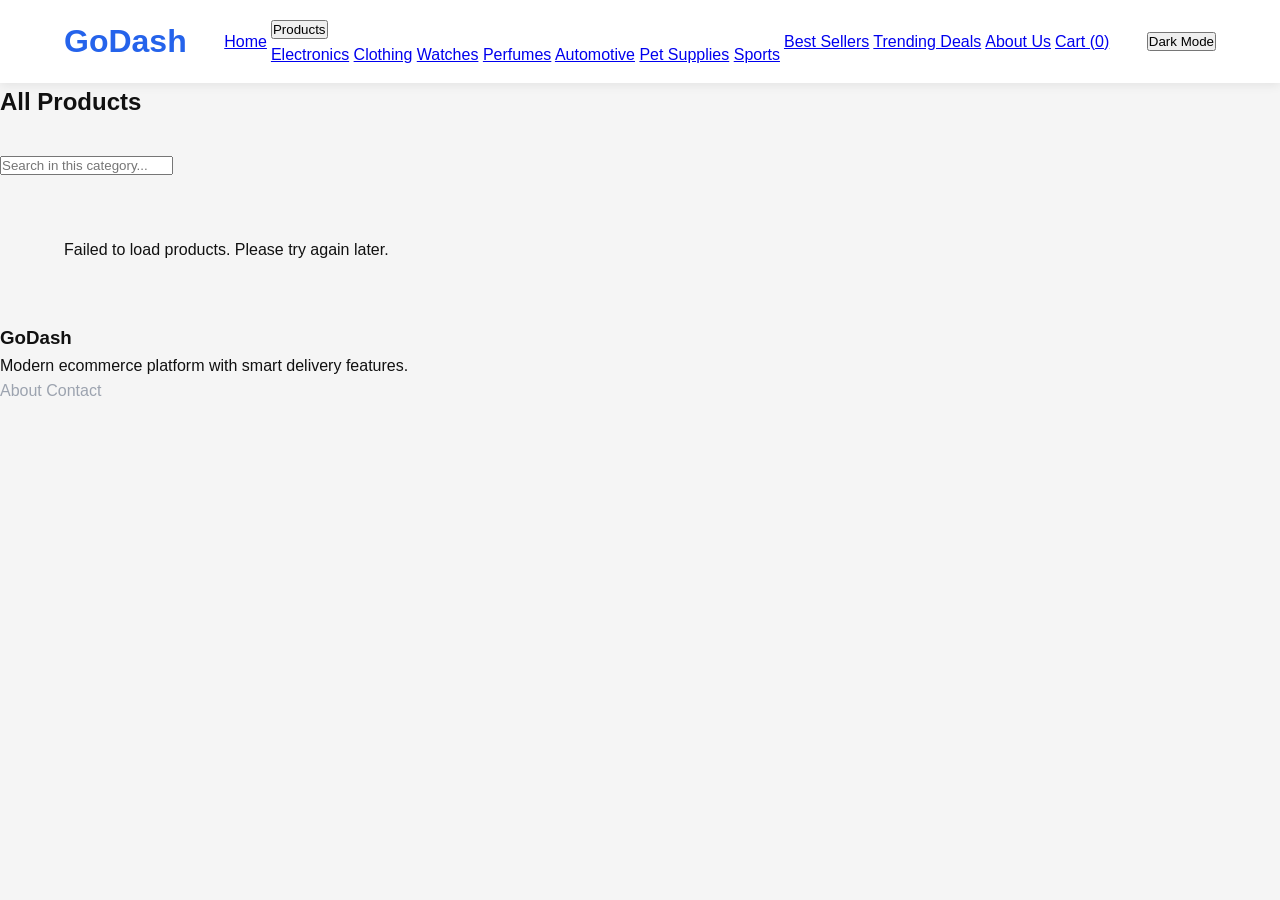
<file: godash/products.html>
<!DOCTYPE html>
<html lang="en">

<head>
    <meta charset="UTF-8">
    <meta name="viewport" content="width=device-width, initial-scale=1.0">
    <title>All Products | GoDash</title>
    <meta name="description" content="Browse our full catalog of electronics, clothing, watches, and more.">
    <link rel="stylesheet" href="css/style.css">
    <link rel="stylesheet" href="css/responsive.css">
    <link rel="stylesheet" href="css/darkmode.css">
    <script src="js/app.js" defer></script>
    <script src="js/api.js" defer></script>
    <script src="js/darkmode.js" defer></script>
</head>

<body>

    <!-- HEADER -->
    <header class="header">
        <div class="logo">
            <a href="index.html" style="text-decoration: none;"><h1>GoDash</h1></a>
        </div>
        <nav class="navbar">
            <a href="index.html">Home</a>
            <div class="dropdown">
                <button class="dropbtn">Products</button>
                <div class="dropdown-content">
                    <a href="products.html?category=smartphones">Electronics</a>
                    <a href="products.html?category=mens-shirts">Clothing</a>
                    <a href="products.html?category=womens-watches">Watches</a>
                    <a href="products.html?category=fragrances">Perfumes</a>
                    <a href="products.html?category=automotive">Automotive</a>
                    <a href="products.html?category=groceries">Pet Supplies</a>
                    <a href="products.html?category=sports-accessories">Sports</a>
                </div>
            </div>
            <a href="bestsellers.html">Best Sellers</a>
            <a href="trendingdeals.html">Trending Deals</a>
            <a href="about.html">About Us</a>
            <a href="cart.html" class="cart-link">
                Cart (<span id="cart-count">0</span>)
            </a>
        </nav>
        <button id="dark-mode-toggle">Dark Mode</button>
    </header>

    <main>
        <!-- SEARCH & FILTER SECTION -->
        <section class="search-section">
            <div class="section-header">
                <h2 id="category-title">All Products</h2>
            </div>
            <input
                type="text"
                id="search-input"
                placeholder="Search in this category..."
                aria-label="Search Products">
        </section>

        <!-- PRODUCTS GRID -->
        <section class="products-section">
            <div id="products-container" class="products-grid">
                <p>Loading products...</p>
            </div>
        </section>
    </main>

    <!-- FOOTER -->
    <footer class="footer">
        <div class="footer-content">
            <div>
                <h3>GoDash</h3>
                <p>Modern ecommerce platform with smart delivery features.</p>
            </div>
            <div class="footer-links">
                <a href="about.html">About</a>
                <a href="contact.html">Contact</a>
            </div>
        </div>
    </footer>

</body>

</html>
</file>
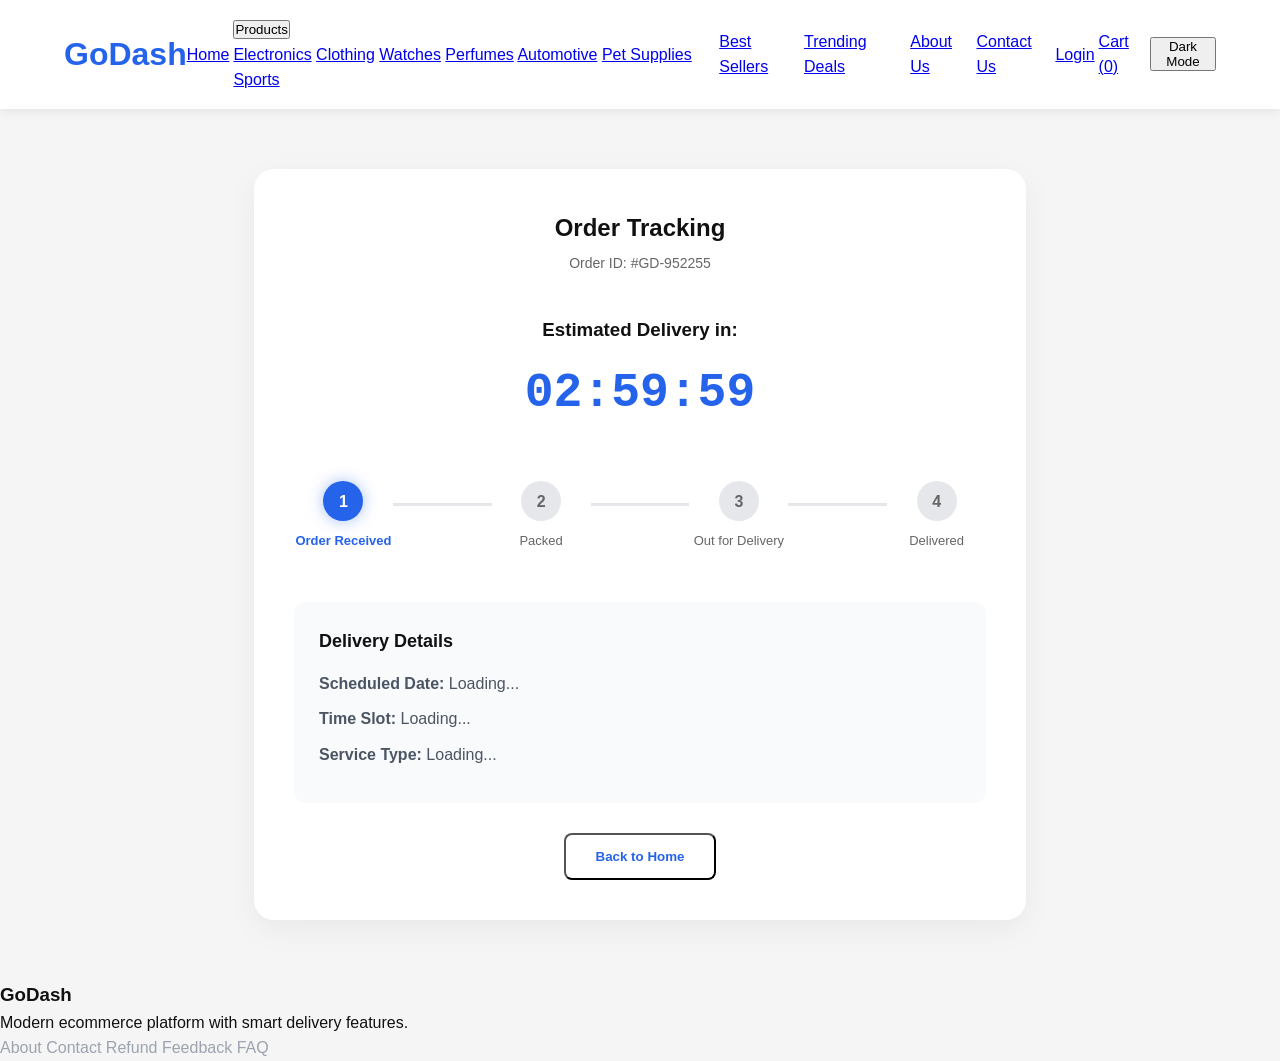
<file: godash/tracking.html>
<!DOCTYPE html>
<html lang="en">

<head>
    <meta charset="UTF-8">
    <meta name="viewport" content="width=device-width, initial-scale=1.0">
    <title>Track Your Order | GoDash</title>
    <link rel="stylesheet" href="css/style.css">
    <link rel="stylesheet" href="css/responsive.css">
    <link rel="stylesheet" href="css/darkmode.css">
    <link rel="stylesheet" href="css/tracking.css">
    <script src="js/app.js" defer></script>
    <script src="js/tracking.js" defer></script>
    <script src="js/darkmode.js" defer></script>
</head>

<body>

    <!-- HEADER -->
    <header class="header">
        <div class="logo">
            <a href="index.html" style="text-decoration: none;"><h1>GoDash</h1></a>
        </div>
        <nav class="navbar">
            <a href="index.html">Home</a>
            <div class="dropdown">
                <button class="dropbtn">Products</button>
                <div class="dropdown-content">
                    <a href="products.html?category=smartphones">Electronics</a>
                    <a href="products.html?category=mens-shirts">Clothing</a>
                    <a href="products.html?category=womens-watches">Watches</a>
                    <a href="products.html?category=fragrances">Perfumes</a>
                    <a href="products.html?category=automotive">Automotive</a>
                    <a href="products.html?category=groceries">Pet Supplies</a>
                    <a href="products.html?category=sports-accessories">Sports</a>
                </div>
            </div>
            <a href="bestsellers.html">Best Sellers</a>
            <a href="trendingdeals.html">Trending Deals</a>
            <a href="about.html">About Us</a>
            <a href="about.html#contact">Contact Us</a>
            <a id="auth-nav-link" href="auth.html">Login</a>
            <a href="cart.html" class="cart-link">Cart (<span id="cart-count">0</span>)</a>
        </nav>
        <button id="dark-mode-toggle">Dark Mode</button>
    </header>

    <main class="tracking-container">
        <div class="tracking-card">
            <h2>Order Tracking</h2>
            <p class="order-id">Order ID: #GD-<span id="display-order-id">Loading...</span></p>

            <div class="timer-section">
                <h3>Estimated Delivery in:</h3>
                <div id="countdown-timer" class="timer">02:59:59</div>
            </div>

            <!-- PROGRESS TRACKER -->
            <div class="progress-stepper">
                <div class="step active" id="step-1">
                    <div class="circle">1</div>
                    <span>Order Received</span>
                </div>
                <div class="line"></div>
                <div class="step" id="step-2">
                    <div class="circle">2</div>
                    <span>Packed</span>
                </div>
                <div class="line"></div>
                <div class="step" id="step-3">
                    <div class="circle">3</div>
                    <span>Out for Delivery</span>
                </div>
                <div class="line"></div>
                <div class="step" id="step-4">
                    <div class="circle">4</div>
                    <span>Delivered</span>
                </div>
            </div>

            <div class="order-details-box">
                <h3>Delivery Details</h3>
                <p><strong>Scheduled Date:</strong> <span id="track-date">Loading...</span></p>
                <p><strong>Time Slot:</strong> <span id="track-time">Loading...</span></p>
                <p><strong>Service Type:</strong> <span id="track-type">Loading...</span></p>
            </div>

            <button onclick="window.location.href='index.html'" class="shop-btn" style="margin-top: 30px;">Back to Home</button>
        </div>
    </main>

    <!-- FOOTER -->
    <footer class="footer">
        <div class="footer-content">
            <div>
                <h3>GoDash</h3>
                <p>Modern ecommerce platform with smart delivery features.</p>
            </div>
            <div class="footer-links">
                <a href="about.html">About</a>
                <a href="contact.html">Contact</a>
                <a href="refund.html">Refund</a>
                <a href="feedback.html">Feedback</a>
                <a href="faq.html">FAQ</a>
            </div>
        </div>
    </footer>

</body>

</html>
</file>
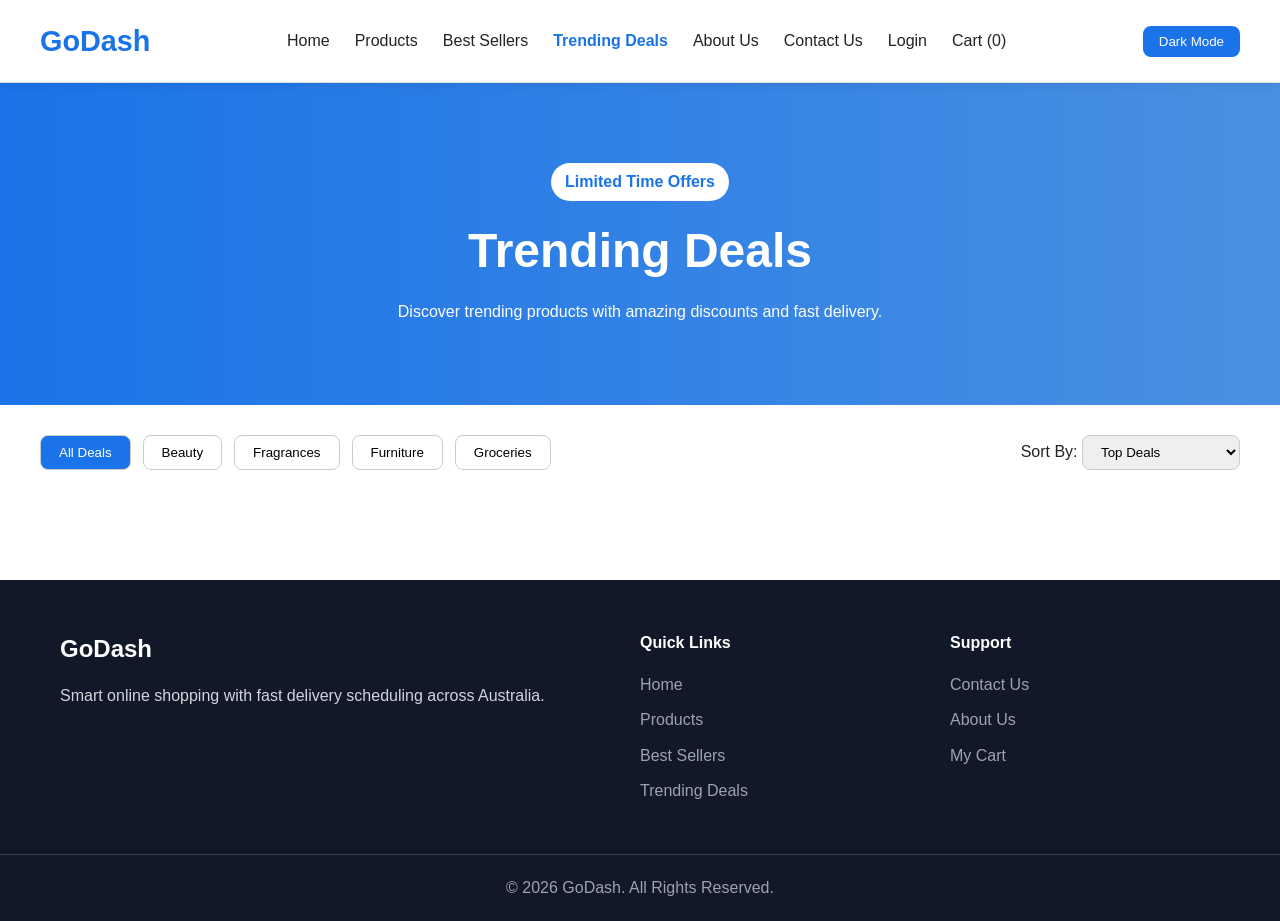
<file: godash/trendingdeals.html>
<!DOCTYPE html>
<html lang="en">

<head>
    <meta charset="UTF-8">
    <meta name="viewport" content="width=device-width, initial-scale=1.0">

    <title>Trending Deals | GoDash</title>

    <meta name="description" content="Discover trending deals with huge discounts and fast delivery.">
    <meta name="keywords" content="GoDash, trending deals, discounts, offers, ecommerce">

    <link rel="stylesheet" href="css/style.css">

    <link rel="stylesheet" href="css/trendingdeals.css">

    <!-- Global Scripts -->
    <script src="js/app.js" defer></script>
    <script src="js/api.js" defer></script>
    <script src="js/darkmode.js" defer></script>
    <script src="js/trendingdeals.js" defer></script>
</head>

<body>

    <!-- =========================
         HEADER (MATCHES YOUR SITE)
    ========================== -->

    <header class="header">

        <div class="logo">
            <a href="index.html"><h1>GoDash</h1></a>
        </div>

        <nav class="navbar">

            <a href="index.html">Home</a>
            <a href="products.html">Products</a>
            <a href="bestsellers.html">Best Sellers</a>
            <a href="trendingdeals.html" class="active">Trending Deals</a>
            <a href="about.html">About Us</a>
            <a href="contact.html">Contact Us</a>

            <a id="auth-nav-link" href="auth.html">Login</a>

            <a href="cart.html" class="cart-link">
                Cart (<span id="cart-count">0</span>)
            </a>

        </nav>

        <button id="dark-mode-toggle">Dark Mode</button>

    </header>

    <!-- =========================
         HERO SECTION
    ========================== -->

    <section class="trendingdeals-hero">

        <div class="trendingdeals-hero-content">

            <span class="trendingdeals-badge">Limited Time Offers</span>

            <h1>Trending Deals</h1>

            <p>Discover trending products with amazing discounts and fast delivery.</p>

        </div>

    </section>

    <!-- =========================
         FILTERS + SORT
    ========================== -->

    <section class="trendingdeals-controls">

        <div class="trendingdeals-filters">

            <button class="trendingdeals-btn trendingdeals-active" data-category="all">All Deals</button>
            <button class="trendingdeals-btn" data-category="beauty">Beauty</button>
            <button class="trendingdeals-btn" data-category="fragrances">Fragrances</button>
            <button class="trendingdeals-btn" data-category="furniture">Furniture</button>
            <button class="trendingdeals-btn" data-category="groceries">Groceries</button>

        </div>

        <div class="trendingdeals-sort">

            <label for="trendingdeals-sort-select">Sort By:</label>

            <select id="trendingdeals-sort-select">
                <option value="default">Top Deals</option>
                <option value="discount">Highest Discount</option>
                <option value="price-low">Price Low To High</option>
                <option value="price-high">Price High To Low</option>
            </select>

        </div>

    </section>

    <!-- =========================
         PRODUCTS GRID
    ========================== -->

    <section class="trendingdeals-products">

        <div id="trendingdeals-products-container" class="trendingdeals-grid">
            <!-- Products Loaded Dynamically -->
        </div>

    </section>

</body>

</html>

<!-- =========================
       FOOTER
  ========================== -->
  <footer class="site-footer">

    <div class="footer-inner">

      <div class="footer-brand">

        <h2 class="footer-logo">GoDash</h2>

        <p>
          Smart online shopping with fast delivery
          scheduling across Australia.
        </p>

      </div>

      <div class="footer-links">

        <h4>Quick Links</h4>

        <ul>
          <li><a href="index.html">Home</a></li>
          <li><a href="products.html">Products</a></li>
          <li><a href="bestsellers.html">Best Sellers</a></li>
          <li><a href="trending.html">Trending Deals</a></li>
        </ul>

      </div>

      <div class="footer-links">

        <h4>Support</h4>

        <ul>
          <li><a href="contact.html">Contact Us</a></li>
          <li><a href="about.html">About Us</a></li>
          <li><a href="cart.html">My Cart</a></li>
        </ul>

      </div>

    </div>

    <div class="footer-bottom">

      <p>
        © 2026 GoDash. All Rights Reserved.
      </p>

    </div>

  </footer>


  <!-- Scripts -->
  <script src="js/darkmode.js"></script>
  <script src="js/cart.js"></script>

</body>
</html>
</file>
<file: godash/css/style.css>
*{
    margin:0;
    padding:0;
    box-sizing:border-box;
}

body{
    font-family:Arial,sans-serif;
    background:#f5f5f5;
    color:#111;
    line-height:1.6;
}

/* =========================
   HEADER
========================= */

.header{
    background:#ffffff;

    padding:16px 5%;

    display:flex;
    justify-content:space-between;
    align-items:center;

    position:sticky;
    top:0;

    z-index:1000;

    box-shadow:0 2px 10px rgba(0,0,0,0.08);
}

.logo a{
    text-decoration:none;
}

.logo h1{
    color:#2563eb;
}

/* =========================
   NAVBAR
========================= */

.navbar{
    display:flex;
    gap:4px;
    align-items:center;
}

.navbar .nav-link{
    text-decoration:none;
    color:#4b5563;
    font-weight:500;
    font-size:14px;
    padding:8px 12px;
    border-radius:8px;
    transition:background 0.2s, color 0.2s;
}

.navbar .nav-link:hover,
.navbar .nav-link.active{
    background:#eff6ff;
    color:#2563eb;
}

.navbar .nav-btn-outline{
    text-decoration:none;
    color:#2563eb;
    font-weight:600;
    font-size:14px;
    padding:8px 18px;
    border-radius:8px;
    border:1.5px solid #2563eb;
    margin-left:8px;
    transition:background 0.2s, color 0.2s;
}

.navbar .nav-btn-outline:hover{
    background:#2563eb;
    color:#ffffff;
}

.navbar .nav-btn-solid{
    text-decoration:none;
    color:#ffffff;
    font-weight:600;
    font-size:14px;
    padding:8px 18px;
    border-radius:8px;
    background:#2563eb;
    margin-left:4px;
    transition:background 0.2s;
}

.navbar .nav-btn-solid:hover{
    background:#1d4ed8;
}

/* =========================
   DARK MODE TOGGLE
========================= */

.theme-switch{
    position:relative;

    display:inline-block;

    width:60px;
    height:32px;
}

.theme-switch input{
    opacity:0;
    width:0;
    height:0;
}

.slider{
    position:absolute;

    top:0;
    left:0;
    right:0;
    bottom:0;

    background:#d1d5db;

    border-radius:34px;

    cursor:pointer;

    transition:0.4s;
}

.slider:before{
    position:absolute;

    content:"";

    width:24px;
    height:24px;

    left:4px;
    bottom:4px;

    background:#ffffff;

    border-radius:50%;

    transition:0.4s;
}

input:checked + .slider{
    background:#2563eb;
}

input:checked + .slider:before{
    transform:translateX(28px);
}

/* =========================
   HERO
========================= */

.hero{
    background:linear-gradient(
        to right,
        #2563eb,
        #1d4ed8
    );

    color:#ffffff;

    padding:100px 5%;

    text-align:center;
}

.hero h2{
    font-size:48px;
    margin-bottom:20px;
}

.hero p{
    margin-bottom:30px;
    font-size:18px;
}

.shop-btn{
    background:#ffffff;
    color:#2563eb;

    padding:14px 30px;

    border-radius:8px;

    text-decoration:none;
    font-weight:bold;
}

/* =========================
   PRODUCTS
========================= */

.products-section{
    padding:60px 5%;
}

.section-header{
    margin-bottom:30px;
}

.products-grid{
    display:grid;

    grid-template-columns:
    repeat(auto-fit,minmax(250px,1fr));

    gap:25px;
}

.product-card{
    background:#ffffff;

    border-radius:16px;

    overflow:hidden;

    transition:0.3s ease;

    display:flex;
    flex-direction:column;

    box-shadow:0 4px 14px rgba(0,0,0,0.08);
}

.product-card:hover{
    transform:translateY(-5px);
}

.product-card img{
    width:100%;
    height:250px;

    object-fit:contain;

    background:#ffffff;

    padding:20px;
}

.product-info{
    padding:20px;

    display:flex;
    flex-direction:column;

    flex:1;
}

.product-info h3{
    min-height:60px;
    margin-bottom:15px;
}

.product-info p{
    font-size:18px;
    font-weight:bold;

    margin-top:auto;
}

.product-info button{
    margin-top:15px;

    background:#2563eb;
    color:#ffffff;

    border:none;

    padding:12px;

    width:100%;

    border-radius:8px;

    cursor:pointer;
}

/* =========================
   SPECIAL DEAL
========================= */

.trending{
    padding:60px 5%;
}

.deal-banner{
    position:relative;

    min-height:320px;

    border-radius:18px;

    overflow:hidden;

    display:flex;
    align-items:center;

    padding:50px;

    background-size:contain;
    background-repeat:no-repeat;
    background-position:right center;

    background-color:#f7f7f7;
}

.deal-banner::before{
    content:"";

    position:absolute;

    top:0;
    left:0;

    width:100%;
    height:100%;

    background:rgba(86, 85, 88, 0.55);
}

.deal-content{
    position:relative;
    z-index:2;

    max-width:500px;

    color:#ffffff;
}

.deal-tag{
    display:inline-block;

    background:#ef4444;

    padding:8px 16px;

    border-radius:30px;

    margin-bottom:20px;

    font-size:14px;
    font-weight:bold;
}

.deal-content h3{
    font-size:48px;
    margin-bottom:20px;
}

.deal-content p{
    margin-bottom:25px;
    font-size:18px;
}

.deal-content button{
    background:#ffffff;
    color:#2563eb;

    border:none;

    padding:14px 30px;

    border-radius:10px;

    font-weight:bold;

    cursor:pointer;
}

/* =========================================
   FOOTER
========================================= */

.site-footer{
  background:#111827;
  color:#d1d5db;

  padding-top:50px;
}

.footer-inner{
  max-width:1200px;
  margin:auto;

  display:grid;
  grid-template-columns:2fr 1fr 1fr;

  gap:40px;

  padding:0 20px 40px;
}

.footer-logo{
  color:#ffffff;
  margin-bottom:15px;
}

.footer-links h4{
  color:#ffffff;
  margin-bottom:16px;
}

.footer-links ul{
  list-style:none;
}

.footer-links li{
  margin-bottom:10px;
}

.footer-links a{
  text-decoration:none;
  color:#9ca3af;
}

.footer-links a:hover{
  color:#ffffff;
}

.footer-bottom{
  border-top:1px solid #374151;

  text-align:center;

  padding:20px;
  color:#9ca3af;
}

/* =========================
   DARK MODE
========================= */

.dark-mode{
    background:#111827;
    color:#ffffff;
}

.dark-mode .header,
.dark-mode .product-card{
    background:#1f2937;
}

.dark-mode .navbar .nav-link{
    color:#d1d5db;
}

.dark-mode .navbar .nav-link:hover,
.dark-mode .navbar .nav-link.active{
    background:#1e3a5f;
    color:#60a5fa;
}

.dark-mode .navbar .nav-btn-outline{
    color:#60a5fa;
    border-color:#60a5fa;
}

.dark-mode .navbar .nav-btn-outline:hover{
    background:#60a5fa;
    color:#111827;
}

.dark-mode .product-info button{
    background:#3b82f6;
}

/* =========================
   RESPONSIVE
========================= */

@media(max-width:1024px){

    .footer-top{
        grid-template-columns:1fr 1fr;
        gap:30px;
    }

    .footer-brand{
        grid-column:1 / -1;
    }

}

@media(max-width:768px){

    .header{
        flex-direction:column;
        gap:20px;
    }

    .navbar{
        flex-wrap:wrap;
        justify-content:center;
    }

    .hero h2{
        font-size:32px;
    }

    .deal-content h3{
        font-size:32px;
    }

    .footer-top{
        grid-template-columns:1fr 1fr;
    }

    .footer-bottom{
        flex-direction:column;
        text-align:center;
    }

}

@media(max-width:480px){

    .footer-top{
        grid-template-columns:1fr;
    }

}
</file>
<file: godash/css/responsive.css>
@media (max-width: 768px) {

    .header {
        flex-direction: column;
        gap: 20px;
    }

    .navbar {
        flex-wrap: wrap;
        justify-content: center;
    }

    .hero h2 {
        font-size: 30px;
    }

    .footer-content {
        flex-direction: column;
        gap: 20px;
    }
}
</file>
<file: godash/css/darkmode.css>
/* GLOBAL DARK MODE */

.dark-mode {
    background: #111827;
    color: white;
}

.dark-mode .header,
.dark-mode .product-card,
.dark-mode .best-card {
    background: #1f2937;
    color: white;
}

.dark-mode a {
    color: white;
}

/* FORMS DARK MODE */

.dark-mode .form-group label {
    color: #e5e7eb;
}

.dark-mode .form-group input,
.dark-mode .form-group select,
.dark-mode .form-group textarea {
    background: #374151;
    color: white;
    border-color: #4b5563;
}

.dark-mode .feedback-section p {
    color: #9ca3af;
}

/* CART DARK MODE */

.dark-mode .cart-items-list,
.dark-mode .cart-summary {
    background: #1f2937;
    color: white;
}

.dark-mode .cart-item {
    border-color: #374151;
}

.dark-mode .summary-item.total {
    color: white;
}

.dark-mode .qty-btn {
    background: #374151;
    color: white;
}

/* DELIVERY DARK MODE */

.dark-mode .delivery-card,
.dark-mode .order-summary-box,
.dark-mode .slot-btn {
    background: #1f2937;
    color: white;
    border-color: #374151;
}

.dark-mode .type-name, 
.dark-mode .delivery-card h3, 
.dark-mode .total-row {
    color: white;
}

.dark-mode .type-option:has(input:checked) {
    background: #374151;
}

.dark-mode .selection-preview {
    background: #374151;
}

/* PRODUCT DETAIL DARK MODE */

.dark-mode .product-image-large {
    background: #1f2937;
}

.dark-mode .product-info-detailed h2 {
    color: white;
}

.dark-mode .product-description {
    color: #d1d5db;
}
</file>
<file: godash/css/forms.css>
.form-container {
    padding: 50px 5%;
    max-width: 600px;
    margin: 0 auto;
}

.feedback-section h2 {
    margin-bottom: 10px;
    color: #111;
}

.feedback-section p {
    margin-bottom: 30px;
    color: #666;
}

.form-group {
    margin-bottom: 20px;
}

.form-group label {
    display: block;
    margin-bottom: 8px;
    font-weight: bold;
    color: #374151;
}

.form-group input,
.form-group select,
.form-group textarea {
    width: 100%;
    padding: 12px;
    border: 1px solid #d1d5db;
    border-radius: 8px;
    font-size: 16px;
}

.form-group textarea {
    resize: vertical;
}

.submit-btn {
    background: #2563eb;
    color: white;
    border: none;
    padding: 15px 30px;
    border-radius: 8px;
    font-size: 16px;
    font-weight: bold;
    cursor: pointer;
    width: 100%;
    transition: 0.3s;
}

.submit-btn:hover {
    background: #1d4ed8;
}

#response-message {
    margin-top: 20px;
    padding: 15px;
    border-radius: 8px;
    text-align: center;
    font-weight: bold;
}

.response-success {
    background: #dcfce7;
    color: #166534;
}

.response-error {
    background: #fee2e2;
    color: #991b1b;
}

.hidden {
    display: none;
}
</file>
<file: godash/css/bestsellers.css>
/* =========================================
   GLOBAL
========================================= */

*{
  margin:0;
  padding:0;
  box-sizing:border-box;
}

body{
  font-family:Arial, Helvetica, sans-serif;
  background:#f5f7fb;
  color:#111827;
  line-height:1.6;
}

/* =========================================
   NAVBAR
========================================= */

.navbar{
  width:100%;
  background:#ffffff;
  border-bottom:1px solid #e5e7eb;

  display:flex;
  justify-content:space-between;
  align-items:center;

  padding:18px 40px;

  position:sticky;
  top:0;
  z-index:1000;
}

.nav-logo a{
  text-decoration:none;
  color:#2563eb;
  font-size:1.6rem;
  font-weight:700;
}

.nav-links{
  display:flex;
  align-items:center;
  gap:24px;
  list-style:none;
}

.nav-links a{
  text-decoration:none;
  color:#374151;
  font-size:0.95rem;
  font-weight:500;
  transition:0.2s ease;
}

.nav-links a:hover,
.nav-links a.active{
  color:#2563eb;
}

.dark-mode-toggle{
  border:none;
  background:#2563eb;
  color:#ffffff;

  padding:10px 18px;
  border-radius:8px;

  cursor:pointer;
  font-weight:600;
}

/* =========================================
   HERO
========================================= */

.bs-hero{
  background:#2563eb;
  color:#ffffff;
  text-align:center;
  padding:80px 20px;
}

.bs-badge{
  display:inline-block;
  background:rgba(255,255,255,0.15);

  padding:8px 18px;
  border-radius:50px;

  margin-bottom:20px;

  font-size:0.8rem;
  font-weight:600;
  letter-spacing:1px;
  text-transform:uppercase;
}

.bs-hero h1{
  font-size:3rem;
  margin-bottom:16px;
}

.bs-hero p{
  max-width:650px;
  margin:auto;

  font-size:1rem;
  opacity:0.9;
}

/* =========================================
   STATS
========================================= */

.bs-stats-bar{
  display:grid;
  grid-template-columns:repeat(4,1fr);

  background:#ffffff;

  border-bottom:1px solid #e5e7eb;
}

.bs-stat{
  text-align:center;
  padding:25px 15px;

  border-right:1px solid #e5e7eb;
}

.bs-stat:last-child{
  border-right:none;
}

.bs-stat-num{
  display:block;

  color:#2563eb;
  font-size:1.7rem;
  font-weight:700;
}

.bs-stat-label{
  font-size:0.85rem;
  color:#6b7280;
}

/* =========================================
   FILTERS
========================================= */

.bs-controls{
  max-width:1300px;
  margin:35px auto;

  display:flex;
  justify-content:space-between;
  align-items:center;
  gap:20px;

  padding:0 20px;
}

.bs-filters{
  display:flex;
  flex-wrap:wrap;
  gap:10px;
}

.filter-btn{
  padding:10px 18px;

  border:1px solid #d1d5db;
  border-radius:30px;

  background:#ffffff;
  color:#374151;

  cursor:pointer;
  transition:0.2s ease;
}

.filter-btn:hover,
.filter-btn.active{
  background:#2563eb;
  border-color:#2563eb;
  color:#ffffff;
}

.bs-sort{
  display:flex;
  align-items:center;
  gap:10px;
}

.bs-sort select{
  padding:10px 14px;

  border-radius:8px;
  border:1px solid #d1d5db;
}

/* =========================================
   LOADING
========================================= */

.bs-loading{
  text-align:center;
  padding:60px 20px;
}

.bs-spinner{
  width:50px;
  height:50px;

  border:4px solid #d1d5db;
  border-top:4px solid #2563eb;

  border-radius:50%;

  margin:auto auto 20px;

  animation:spin 0.8s linear infinite;
}

@keyframes spin{
  100%{
    transform:rotate(360deg);
  }
}

/* =========================================
   PRODUCTS
========================================= */

.bs-grid-section{
  max-width:1300px;
  margin:auto;
  padding:0 20px 60px;
}

.bs-grid{
  display:grid;
  grid-template-columns:repeat(auto-fit,minmax(240px,1fr));
  gap:25px;
}

.bs-card{
  background:#ffffff;
  border-radius:14px;

  overflow:hidden;

  box-shadow:0 4px 12px rgba(0,0,0,0.08);

  transition:0.3s ease;
}

.bs-card:hover{
  transform:translateY(-5px);
}

.bs-card-img-wrap{
  height:220px;

  display:flex;
  align-items:center;
  justify-content:center;

  background:#f9fafb;
}

.bs-card-img-wrap img{
  max-width:85%;
  max-height:180px;
  object-fit:contain;
}

.bs-card-body{
  padding:18px;
}

.bs-card-category{
  color:#2563eb;
  font-size:0.75rem;
  font-weight:700;
  text-transform:uppercase;

  margin-bottom:10px;
}

.bs-card-title{
  font-size:1rem;
  margin-bottom:10px;
  min-height:50px;
}

.bs-card-rating{
  margin-bottom:14px;
  color:#f59e0b;
}

.bs-card-price-row{
  display:flex;
  align-items:center;
  gap:10px;

  margin-bottom:16px;
}

.bs-price{
  font-size:1.2rem;
  font-weight:700;
}

.bs-price-original{
  text-decoration:line-through;
  color:#9ca3af;
}

.bs-discount-tag{
  background:#16a34a;
  color:#ffffff;

  font-size:0.75rem;

  padding:4px 8px;
  border-radius:5px;
}

.bs-add-btn{
  width:100%;

  border:none;
  background:#2563eb;
  color:#ffffff;

  padding:12px;

  border-radius:8px;

  cursor:pointer;
  font-weight:600;

  transition:0.2s ease;
}

.bs-add-btn:hover{
  background:#1d4ed8;
}

/* =========================================
   LOAD MORE
========================================= */

.bs-load-more-wrap{
  text-align:center;
  padding-bottom:70px;
}

.bs-load-more{
  padding:14px 40px;

  border:2px solid #2563eb;
  background:#ffffff;
  color:#2563eb;

  border-radius:40px;

  cursor:pointer;
  font-size:1rem;
  font-weight:600;

  transition:0.2s ease;
}

.bs-load-more:hover{
  background:#2563eb;
  color:#ffffff;
}

/* =========================================
   FOOTER
========================================= */

.site-footer{
  background:#111827;
  color:#d1d5db;

  padding-top:50px;
}

.footer-inner{
  max-width:1200px;
  margin:auto;

  display:grid;
  grid-template-columns:2fr 1fr 1fr;

  gap:40px;

  padding:0 20px 40px;
}

.footer-logo{
  color:#ffffff;
  margin-bottom:15px;
}

.footer-links h4{
  color:#ffffff;
  margin-bottom:16px;
}

.footer-links ul{
  list-style:none;
}

.footer-links li{
  margin-bottom:10px;
}

.footer-links a{
  text-decoration:none;
  color:#9ca3af;
}

.footer-links a:hover{
  color:#ffffff;
}

.footer-bottom{
  border-top:1px solid #374151;

  text-align:center;

  padding:20px;
  color:#9ca3af;
}

/* =========================================
   RESPONSIVE
========================================= */

@media(max-width:992px){

  .navbar{
    flex-direction:column;
    gap:20px;
  }

  .nav-links{
    flex-wrap:wrap;
    justify-content:center;
  }

  .bs-controls{
    flex-direction:column;
    align-items:flex-start;
  }

  .footer-inner{
    grid-template-columns:1fr;
  }

}

@media(max-width:768px){

  .bs-stats-bar{
    grid-template-columns:repeat(2,1fr);
  }

  .bs-hero h1{
    font-size:2.2rem;
  }

}

@media(max-width:500px){

  .bs-stats-bar{
    grid-template-columns:1fr;
  }

  .nav-links{
    gap:14px;
  }

}
</file>
<file: godash/css/cart.css>
.cart-container {
    padding: 50px 5%;
    max-width: 1200px;
    margin: 0 auto;
}

.cart-container h2 {
    margin-bottom: 30px;
    font-size: 28px;
}

.cart-content {
    display: flex;
    gap: 40px;
    align-items: flex-start;
}

.cart-items-list {
    flex: 2;
    background: white;
    padding: 20px;
    border-radius: 16px;
    box-shadow: 0 4px 15px rgba(0,0,0,0.05);
}

.cart-item {
    display: flex;
    align-items: center;
    gap: 20px;
    padding: 20px 0;
    border-bottom: 1px solid #eee;
}

.cart-item:last-child {
    border-bottom: none;
}

.cart-item img {
    width: 100px;
    height: 100px;
    object-fit: cover;
    border-radius: 10px;
}

.item-details {
    flex: 1;
}

.item-details h4 {
    font-size: 18px;
    margin-bottom: 5px;
}

.item-details p {
    color: #2563eb;
    font-weight: bold;
}

.item-quantity {
    display: flex;
    align-items: center;
    gap: 10px;
}

.qty-btn {
    background: #f3f4f6;
    border: none;
    width: 30px;
    height: 30px;
    border-radius: 5px;
    cursor: pointer;
    font-weight: bold;
}

.qty-btn:hover {
    background: #e5e7eb;
}

.remove-btn {
    color: #ef4444;
    background: none;
    border: none;
    cursor: pointer;
    font-size: 14px;
    margin-top: 10px;
}

.cart-summary {
    flex: 1;
    background: white;
    padding: 30px;
    border-radius: 16px;
    box-shadow: 0 4px 15px rgba(0,0,0,0.05);
    position: sticky;
    top: 100px;
}

.cart-summary h3 {
    margin-bottom: 20px;
}

.summary-item {
    display: flex;
    justify-content: space-between;
    margin-bottom: 15px;
    color: #4b5563;
}

.summary-item.total {
    font-size: 20px;
    font-weight: bold;
    color: #111;
    margin-top: 15px;
}

.checkout-btn {
    width: 100%;
    background: #2563eb;
    color: white;
    border: none;
    padding: 15px;
    border-radius: 10px;
    font-size: 16px;
    font-weight: bold;
    cursor: pointer;
    margin-top: 20px;
    transition: 0.3s;
}

.checkout-btn:disabled {
    background: #9ca3af;
    cursor: not-allowed;
}

.continue-shopping {
    display: block;
    text-align: center;
    margin-top: 15px;
    color: #2563eb;
    text-decoration: none;
    font-size: 14px;
}

@media (max-width: 992px) {
    .cart-content {
        flex-direction: column;
    }
    .cart-summary {
        width: 100%;
        position: static;
    }
}
</file>
<file: godash/css/contact.css>
*{
  margin:0;
  padding:0;
  box-sizing:border-box;
}

body{
  font-family:Arial, sans-serif;
  background:#f5f7fb;
  color:#111827;
}

/* =========================
   NAVBAR
========================= */

.contact-navbar{
  display:flex;
  justify-content:space-between;
  align-items:center;

  padding:18px 40px;

  background:#ffffff;

  border-bottom:1px solid #e5e7eb;
}

.contact-logo a{
  text-decoration:none;
  color:#2563eb;

  font-size:1.6rem;
  font-weight:700;
}

.contact-nav-links{
  display:flex;
  gap:24px;

  list-style:none;
}

.contact-nav-links a{
  text-decoration:none;
  color:#374151;
}

.contact-active-link{
  color:#2563eb !important;
}

.contact-darkmode-btn{
  border:none;

  background:#2563eb;
  color:#ffffff;

  padding:10px 18px;

  border-radius:8px;

  cursor:pointer;
}

/* =========================
   HERO
========================= */

.contact-hero{
  background:linear-gradient(
    135deg,
    #2563eb,
    #1d4ed8
  );

  color:#ffffff;

  text-align:center;

  padding:90px 20px;
}

.contact-hero h1{
  font-size:3rem;
  margin-bottom:14px;
}

/* =========================
   CONTACT SECTION
========================= */

.contact-section{
  padding:70px 20px;
}

.contact-container{
  max-width:1200px;

  margin:auto;

  display:grid;

  grid-template-columns:1fr 1fr;

  gap:40px;
}

.contact-info{
  background:#ffffff;

  padding:40px;

  border-radius:16px;

  box-shadow:0 4px 14px rgba(0,0,0,0.08);
}

.contact-info h2{
  margin-bottom:20px;
}

.contact-info p{
  margin-bottom:20px;
  line-height:1.7;
}

.contact-info-box{
  margin-bottom:24px;
}

.contact-info-box h4{
  color:#2563eb;
  margin-bottom:8px;
}

.contact-form-wrapper{
  background:#ffffff;

  padding:40px;

  border-radius:16px;

  box-shadow:0 4px 14px rgba(0,0,0,0.08);
}

.contact-form{
  display:flex;
  flex-direction:column;
  gap:20px;
}

.contact-input-group{
  display:flex;
  flex-direction:column;
}

.contact-input-group label{
  margin-bottom:8px;
  font-weight:600;
}

.contact-input-group input,
.contact-input-group textarea{
  padding:14px;

  border:1px solid #d1d5db;

  border-radius:10px;

  font-size:1rem;
}

.contact-input-group textarea{
  resize:none;
}

.contact-submit-btn{
  border:none;

  background:#2563eb;
  color:#ffffff;

  padding:14px;

  border-radius:10px;

  font-size:1rem;
  font-weight:600;

  cursor:pointer;
}

.contact-submit-btn:hover{
  background:#1d4ed8;
}

/* =========================
   FOOTER
========================= */

.contact-footer{
  background:#111827;
  color:#d1d5db;

  padding-top:50px;
}

.contact-footer-content{
  max-width:1200px;

  margin:auto;

  display:grid;

  grid-template-columns:2fr 1fr;

  gap:40px;

  padding:0 20px 40px;
}

.contact-footer ul{
  list-style:none;
}

.contact-footer li{
  margin-bottom:10px;
}

.contact-footer a{
  color:#9ca3af;
  text-decoration:none;
}

.contact-footer-bottom{
  border-top:1px solid #374151;

  text-align:center;

  padding:20px;
}

/* =========================
   DARK MODE
========================= */

.contact-darkmode{
  background:#111827;
  color:#ffffff;
}

/* =========================
   RESPONSIVE
========================= */

@media(max-width:992px){

  .contact-navbar{
    flex-direction:column;
    gap:20px;
  }

  .contact-nav-links{
    flex-wrap:wrap;
    justify-content:center;
  }

  .contact-container{
    grid-template-columns:1fr;
  }

  .contact-footer-content{
    grid-template-columns:1fr;
  }

}

@media(max-width:768px){

  .contact-hero h1{
    font-size:2.2rem;
  }

}
</file>
<file: godash/css/delivery.css>
.delivery-container {
    padding: 50px 5%;
    max-width: 1200px;
    margin: 0 auto;
}

.delivery-grid {
    display: grid;
    grid-template-columns: 1.5fr 1fr;
    gap: 40px;
}

.subtitle {
    color: #666;
    margin-bottom: 30px;
}

.delivery-card {
    background: white;
    padding: 25px;
    border-radius: 16px;
    box-shadow: 0 4px 15px rgba(0,0,0,0.05);
    margin-bottom: 25px;
}

.delivery-card h3 {
    margin-bottom: 15px;
    font-size: 18px;
    color: #111;
}

/* TIME SLOTS */
.time-slots {
    display: grid;
    grid-template-columns: 1fr 1fr;
    gap: 15px;
}

.slot-btn {
    padding: 15px;
    border: 2px solid #e5e7eb;
    background: white;
    border-radius: 10px;
    cursor: pointer;
    font-weight: 500;
    transition: 0.3s;
}

.slot-btn:hover {
    border-color: #2563eb;
    color: #2563eb;
}

.slot-btn.active {
    background: #2563eb;
    color: white;
    border-color: #2563eb;
}

/* DELIVERY TYPES */
.delivery-types {
    display: flex;
    flex-direction: column;
    gap: 15px;
}

.type-option {
    display: flex;
    align-items: center;
    gap: 15px;
    padding: 15px;
    border: 2px solid #e5e7eb;
    border-radius: 10px;
    cursor: pointer;
    transition: 0.3s;
}

.type-option:has(input:checked) {
    border-color: #2563eb;
    background: #eff6ff;
}

.type-content {
    display: flex;
    flex-direction: column;
    flex: 1;
}

.type-name {
    font-weight: bold;
    color: #111;
}

.type-desc {
    font-size: 13px;
    color: #666;
}

.type-price {
    font-weight: bold;
    color: #2563eb;
}

/* SUMMARY */
.order-summary-box {
    background: white;
    padding: 30px;
    border-radius: 16px;
    box-shadow: 0 4px 15px rgba(0,0,0,0.05);
    height: fit-content;
    position: sticky;
    top: 100px;
}

.summary-item {
    display: flex;
    justify-content: space-between;
    margin-bottom: 12px;
    color: #4b5563;
}

.total-row {
    margin-top: 20px;
    padding-top: 20px;
    border-top: 2px solid #f3f4f6;
    display: flex;
    justify-content: space-between;
    font-weight: bold;
    font-size: 20px;
    color: #111;
}

.selection-preview {
    margin-top: 30px;
    padding: 15px;
    background: #f8fafc;
    border-radius: 10px;
    font-size: 14px;
}

.selection-preview p {
    margin-bottom: 5px;
}

@media (max-width: 992px) {
    .delivery-grid {
        grid-template-columns: 1fr;
    }
    .order-summary-box {
        position: static;
    }
}
</file>
<file: godash/css/tracking.css>
.tracking-container {
    padding: 60px 5%;
    max-width: 900px;
    margin: 0 auto;
}

.tracking-card {
    background: white;
    padding: 40px;
    border-radius: 20px;
    box-shadow: 0 10px 30px rgba(0,0,0,0.05);
    text-align: center;
}

.order-id {
    color: #666;
    font-size: 14px;
    margin-top: 5px;
}

/* TIMER */
.timer-section {
    margin: 40px 0;
}

.timer {
    font-size: 48px;
    font-weight: bold;
    color: #2563eb;
    font-family: monospace;
    margin-top: 10px;
}

/* PROGRESS STEPPER */
.progress-stepper {
    display: flex;
    align-items: center;
    justify-content: space-between;
    margin: 50px 0;
    position: relative;
}

.step {
    display: flex;
    flex-direction: column;
    align-items: center;
    gap: 10px;
    z-index: 2;
    flex: 1;
}

.circle {
    width: 40px;
    height: 40px;
    background: #e5e7eb;
    color: #666;
    border-radius: 50%;
    display: flex;
    align-items: center;
    justify-content: center;
    font-weight: bold;
    transition: 0.3s;
}

.step.active .circle {
    background: #2563eb;
    color: white;
    box-shadow: 0 0 15px rgba(37, 99, 235, 0.4);
}

.step span {
    font-size: 13px;
    font-weight: 500;
    color: #666;
}

.step.active span {
    color: #2563eb;
    font-weight: bold;
}

.line {
    flex: 1;
    height: 3px;
    background: #e5e7eb;
    margin-top: -25px; /* Adjust to align with circles */
    z-index: 1;
}

.line.active {
    background: #2563eb;
}

/* DETAILS BOX */
.order-details-box {
    background: #f8fafc;
    padding: 25px;
    border-radius: 12px;
    text-align: left;
    margin-top: 40px;
}

.order-details-box h3 {
    margin-bottom: 15px;
    font-size: 18px;
}

.order-details-box p {
    margin-bottom: 10px;
    color: #4b5563;
}

/* DARK MODE */
.dark-mode .tracking-card {
    background: #1f2937;
}

.dark-mode .order-details-box {
    background: #374151;
}

.dark-mode .circle {
    background: #4b5563;
    color: #9ca3af;
}

.dark-mode .line {
    background: #4b5563;
}

.dark-mode .step span {
    color: #9ca3af;
}

.dark-mode .order-id {
    color: #9ca3af;
}

@media (max-width: 600px) {
    .progress-stepper {
        flex-direction: column;
        gap: 30px;
    }
    .line {
        width: 3px;
        height: 30px;
        margin-top: 0;
    }
}
</file>
<file: godash/css/trendingdeals.css>
/* =========================================
   GLOBAL VARIABLES
========================================= */

:root {
    --primary: #1a73e8;
    --text: #222;
    --light: #fff;
    --dark-bg: #0f0f0f;
    --gray: #f4f4f4;
    --radius: 8px;
    --transition: 0.25s ease;
}

.dark-mode {
    --light: #111;
    --text: #eaeaea;
    --gray: #1c1c1c;
}

/* =========================================
   RESET
========================================= */

* {
    margin: 0;
    padding: 0;
    box-sizing: border-box;
}

body {
    font-family: "Poppins", sans-serif;
    background: var(--light);
    color: var(--text);
}

/* =========================================
   HEADER (MATCHES YOUR SITE)
========================================= */

.header {
    width: 100%;
    background: var(--light);
    border-bottom: 1px solid #ddd;
    padding: 18px 40px;

    display: flex;
    justify-content: space-between;
    align-items: center;
}

.header .logo h1,
.header .logo a {
    font-size: 1.8rem;
    font-weight: 700;
    color: var(--primary);
    text-decoration: none;
}

.navbar {
    display: flex;
    align-items: center;
    gap: 25px;
}

.navbar a {
    text-decoration: none;
    color: var(--text);
    font-weight: 500;
    transition: var(--transition);
}

.navbar a:hover {
    color: var(--primary);
}

.navbar .active {
    color: var(--primary);
    font-weight: 600;
}

#dark-mode-toggle {
    padding: 8px 16px;
    background: var(--primary);
    color: #fff;
    border: none;
    border-radius: var(--radius);
    cursor: pointer;
    transition: var(--transition);
}

#dark-mode-toggle:hover {
    opacity: 0.85;
}

/* =========================================
   HERO SECTION
========================================= */

.trendingdeals-hero {
    background: linear-gradient(to right, #1a73e8, #4a90e2);
    padding: 80px 40px;
    text-align: center;
    color: #fff;
}

.trendingdeals-badge {
    background: #fff;
    color: #1a73e8;
    padding: 6px 14px;
    border-radius: 20px;
    font-weight: 600;
    display: inline-block;
    margin-bottom: 12px;
}

.trendingdeals-hero h1 {
    font-size: 3rem;
    margin-bottom: 10px;
}

/* =========================================
   FILTERS + SORT
========================================= */

.trendingdeals-controls {
    padding: 30px 40px;
    display: flex;
    justify-content: space-between;
    flex-wrap: wrap;
    gap: 20px;
}

.trendingdeals-filters {
    display: flex;
    gap: 12px;
}

.trendingdeals-btn {
    padding: 8px 18px;
    border-radius: var(--radius);
    border: 1px solid #ccc;
    background: var(--light);
    cursor: pointer;
    transition: var(--transition);
}

.trendingdeals-btn:hover {
    background: var(--primary);
    color: #fff;
}

.trendingdeals-active {
    background: var(--primary);
    color: #fff;
}

.trendingdeals-sort select {
    padding: 8px 14px;
    border-radius: var(--radius);
    border: 1px solid #ccc;
}

/* =========================================
   PRODUCTS GRID
========================================= */

.trendingdeals-products {
    padding: 40px;
}

.trendingdeals-grid {
    display: grid;
    grid-template-columns: repeat(auto-fill, minmax(230px, 1fr));
    gap: 25px;
}

/* Product Card (JS Injected) */
.product-card {
    background: var(--gray);
    padding: 15px;
    border-radius: var(--radius);
    transition: var(--transition);
    cursor: pointer;
}

.product-card:hover {
    transform: translateY(-5px);
    box-shadow: 0 6px 18px rgba(0,0,0,0.1);
}

.product-card img {
    width: 100%;
    height: 180px;
    object-fit: contain;
    border-radius: var(--radius);
}

.product-card h3 {
    font-size: 1.1rem;
    margin: 10px 0;
}

.product-card .price {
    font-weight: 700;
    color: var(--primary);
}

.product-card .old-price {
    text-decoration: line-through;
    color: #777;
    font-size: 0.9rem;
}

/* =========================================
   RESPONSIVE
========================================= */

@media (max-width: 768px) {
    .header {
        flex-direction: column;
        gap: 15px;
    }

    .navbar {
        flex-wrap: wrap;
        justify-content: center;
    }

    .trendingdeals-controls {
        flex-direction: column;
        align-items: flex-start;
    }

    .footer-content {
        flex-direction: column;
        text-align: left;
    }
}
</file>
